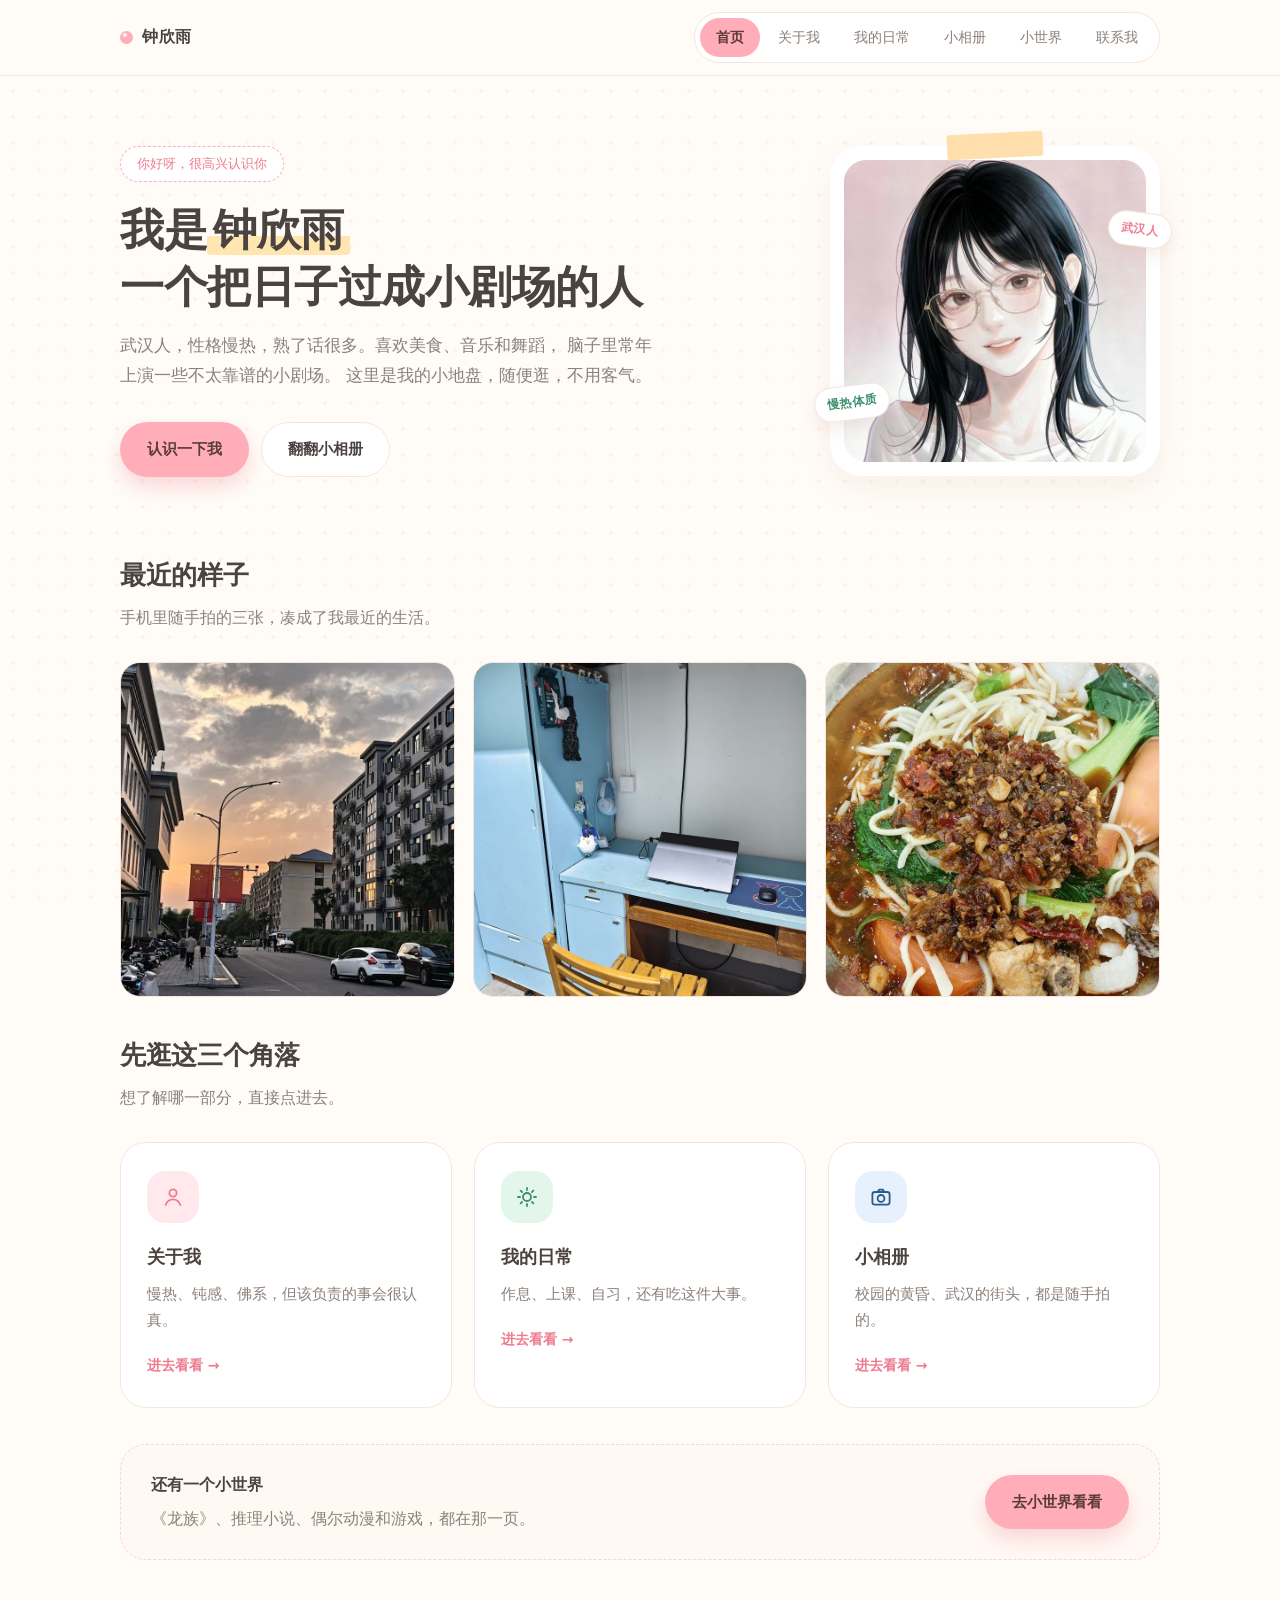
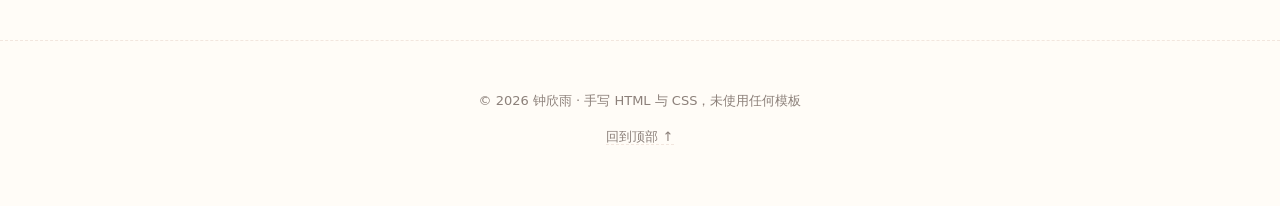
<file: index.html>
﻿<!DOCTYPE html>
<html lang="zh-CN">
<head>
  <meta charset="UTF-8">
  <meta name="viewport" content="width=device-width, initial-scale=1.0">
  <title>钟欣雨 · 个人主页</title>
  <link rel="stylesheet" href="css/style.css?v=2">
  <meta name="description" content="钟欣雨的个人主页：华中科技大学计算机科学与技术专业，记录日常、相册、读书与游戏的小天地。">
  <meta name="theme-color" content="#FFFCF7">
  <link rel="icon" href="favicon.svg" type="image/svg+xml">
  <link rel="icon" href="favicon.ico" sizes="32x32">
</head>
<body>

<a class="skip-link" href="#main">跳到主要内容</a>
<a id="top"></a>

<!-- ==========================================================
     顶部导航：每个页面都一模一样，只有当前页那一项会同时挂上 active 和 aria-current
     注意 href 写的是 "about.html"，不是全路径——这就是"相对路径"
     ========================================================== -->
<header class="topbar">
  <div class="wrap bar">
    <a class="logo" href="index.html"><span class="dot"></span>钟欣雨</a>
    <input type="checkbox" id="nav-switch" class="nav-switch" aria-label="展开或收起导航">
    <label class="nav-btn" for="nav-switch">
      <span class="nav-btn-icon" aria-hidden="true"></span>
      <span class="nav-btn-open">菜单</span>
      <span class="nav-btn-close">收起</span>
    </label>
    <nav class="nav" aria-label="主导航">
      <a href="index.html" class="active" aria-current="page">首页</a>
      <a href="about.html">关于我</a>
      <a href="daily.html">我的日常</a>
      <a href="album.html">小相册</a>
      <a href="world.html">小世界</a>
      <a href="contact.html">联系我</a>
    </nav>
  </div>
</header>

<main id="main">

  <!-- ---------- 首屏 ---------- -->
  <section class="wrap hero">
    <div class="hero-text fade">
      <span class="hello">你好呀，很高兴认识你</span>
      <h1>我是<span class="mark">钟欣雨</span><br>一个把日子过成小剧场的人</h1>
      <p class="lead">
        武汉人，性格慢热，熟了话很多。喜欢美食、音乐和舞蹈，
        脑子里常年上演一些不太靠谱的小剧场。
        这里是我的小地盘，随便逛，不用客气。
      </p>
      <div class="actions">
        <a class="btn btn-main" href="about.html">认识一下我</a>
        <a class="btn btn-ghost" href="album.html">翻翻小相册</a>
      </div>
    </div>

    <!-- 头像已经是二次元插画。想换头像，只要把 images/avatar.jpg 这个文件替换掉
         （文件名保持不变），页面会自动更新，不用改任何代码。 -->
    <div class="portrait fade d1">
      <span class="tape"></span>
      <div class="photo">
        <img src="images/avatar.jpg" alt="钟欣雨的头像：黑色长发、金色细框眼镜、白色露肩毛衣" width="640" height="640">
      </div>
      <span class="sticker s1">武汉人</span>
      <span class="sticker s2">慢热体质</span>
    </div>
  </section>

  <!-- ---------- 最近的样子：三张照片 ---------- -->
  <section class="wrap block">
    <h2 class="sec-title">最近的样子</h2>
    <p class="sec-sub">手机里随手拍的三张，凑成了我最近的生活。</p>
    <div class="strip fade">
      <a href="album.html"><img src="images/campus-sunset.jpg" alt="傍晚的校园，天空是橘粉色的" width="1000" height="750"></a>
      <a href="about.html"><img src="images/dorm-desk.jpg" alt="蓝色的宿舍书桌和一把木椅" width="750" height="1000"></a>
      <a href="daily.html"><img src="images/noodles.jpg" alt="一碗加了很多辣的牛肉面" width="750" height="1000"></a>
    </div>
  </section>

  <!-- ---------- 三个入口 ---------- -->
  <section class="wrap block">
    <h2 class="sec-title">先逛这三个角落</h2>
    <p class="sec-sub">想了解哪一部分，直接点进去。</p>

    <div class="grid3">
      <article class="card fade">
        <div class="icon i-peach">
          <svg width="24" height="24" viewBox="0 0 24 24" fill="none" stroke="#EE7C8F" stroke-width="1.8" stroke-linecap="round">
            <circle cx="12" cy="8" r="3.6"/>
            <path d="M4.6 20c1.5-3.8 4-5.6 7.4-5.6s5.9 1.8 7.4 5.6"/>
          </svg>
        </div>
        <h3>关于我</h3>
        <p>慢热、钝感、佛系，但该负责的事会很认真。</p>
        <a class="more" href="about.html">进去看看 →</a>
      </article>

      <article class="card fade d1">
        <div class="icon i-mint">
          <svg width="24" height="24" viewBox="0 0 24 24" fill="none" stroke="#3E8E6E" stroke-width="1.8" stroke-linecap="round">
            <circle cx="12" cy="12" r="4"/>
            <path d="M12 3v2M12 19v2M3 12h2M19 12h2M5.6 5.6 7 7M17 17l1.4 1.4M18.4 5.6 17 7M7 17l-1.4 1.4"/>
          </svg>
        </div>
        <h3>我的日常</h3>
        <p>作息、上课、自习，还有吃这件大事。</p>
        <a class="more" href="daily.html">进去看看 →</a>
      </article>

      <article class="card fade d2">
        <div class="icon i-sky">
          <svg width="24" height="24" viewBox="0 0 24 24" fill="none" stroke="#2C5C8A" stroke-width="1.8" stroke-linecap="round" stroke-linejoin="round">
            <rect x="3.4" y="7" width="17.2" height="12.6" rx="2.4"/>
            <path d="M8.6 7l1.6-2.4h3.6L15.4 7"/>
            <circle cx="12" cy="13.4" r="3.4"/>
          </svg>
        </div>
        <h3>小相册</h3>
        <p>校园的黄昏、武汉的街头，都是随手拍的。</p>
        <a class="more" href="album.html">进去看看 →</a>
      </article>
    </div>

    <div class="note fade">
      <div>
        <strong>还有一个小世界</strong>
        <p class="sec-sub" style="margin:6px 0 0;">《龙族》、推理小说、偶尔动漫和游戏，都在那一页。</p>
      </div>
      <a class="btn btn-main" href="world.html">去小世界看看</a>
    </div>
  </section>

</main>

<footer>
  <p>© 2026 钟欣雨 · 手写 HTML 与 CSS，未使用任何模板</p>
  <p class="foot-links"><a class="to-top" href="#top">回到顶部 ↑</a></p>
</footer>

</body>
</html>
</file>
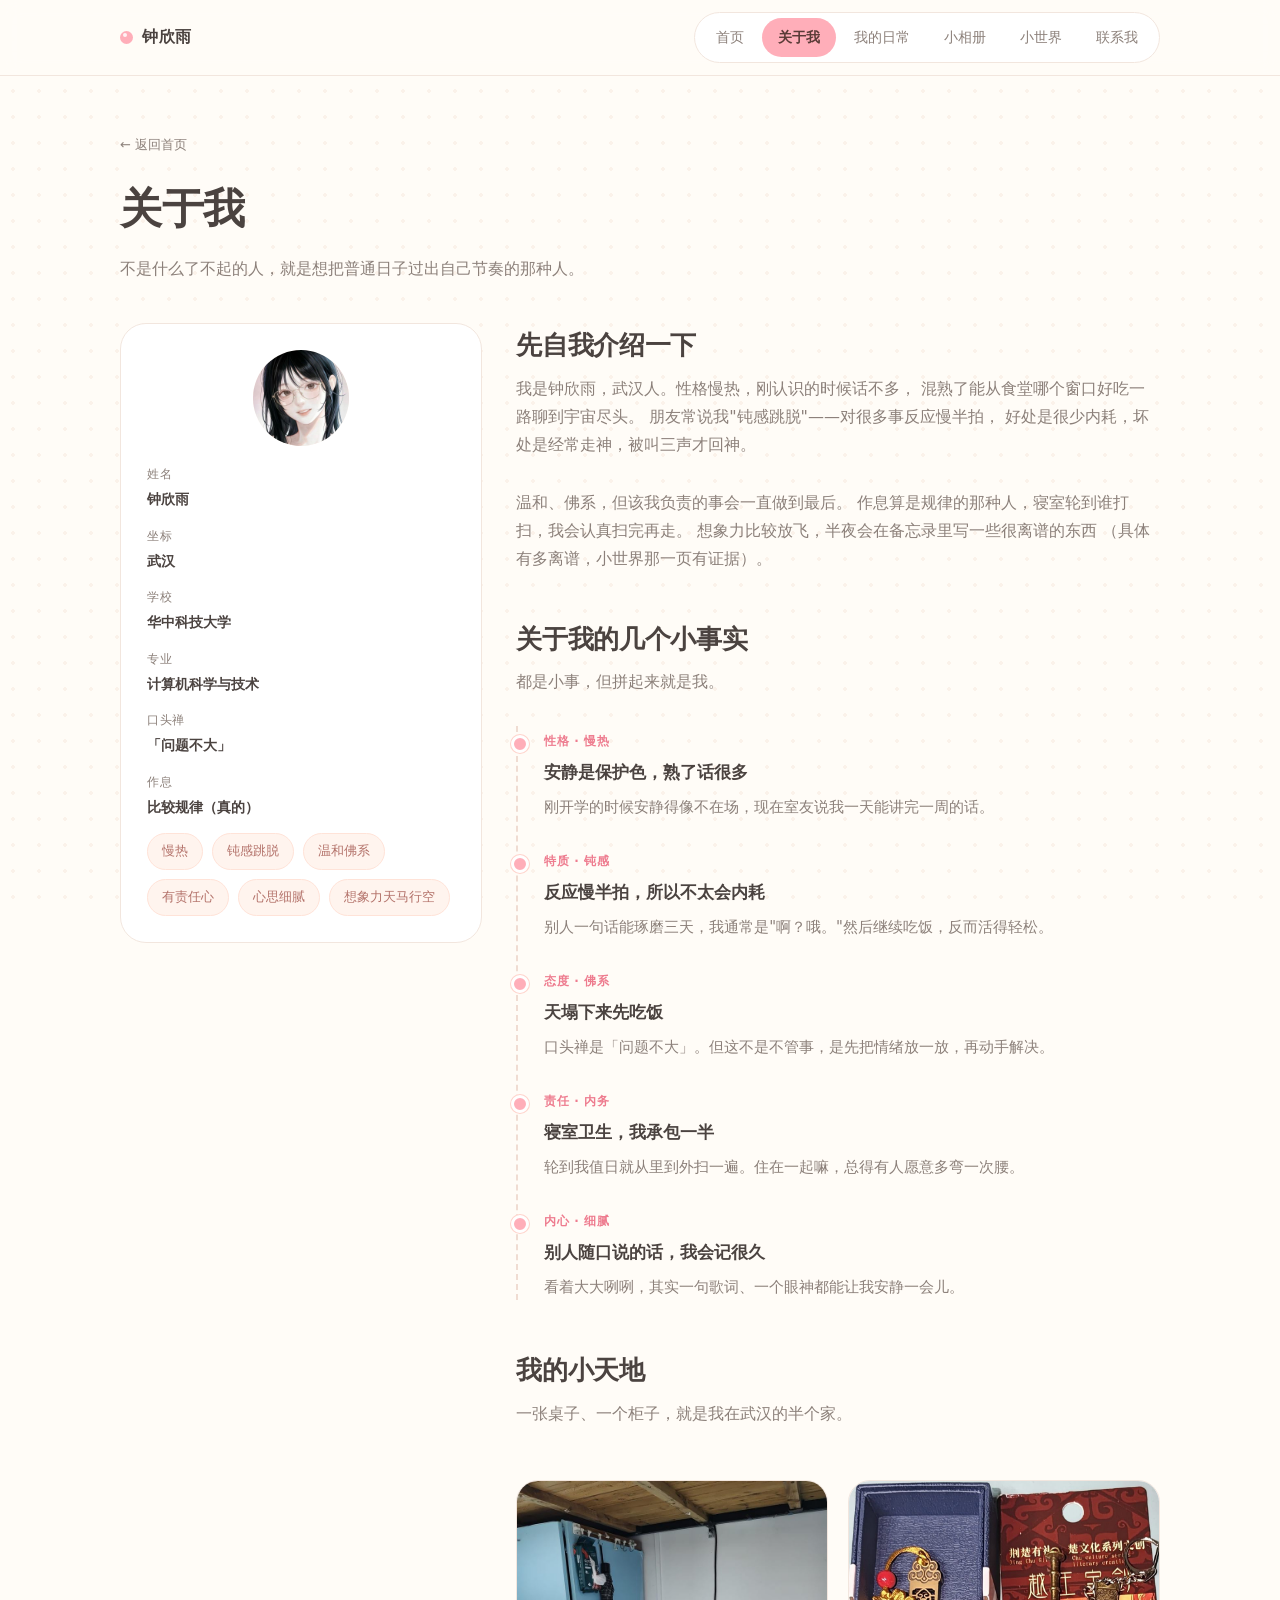
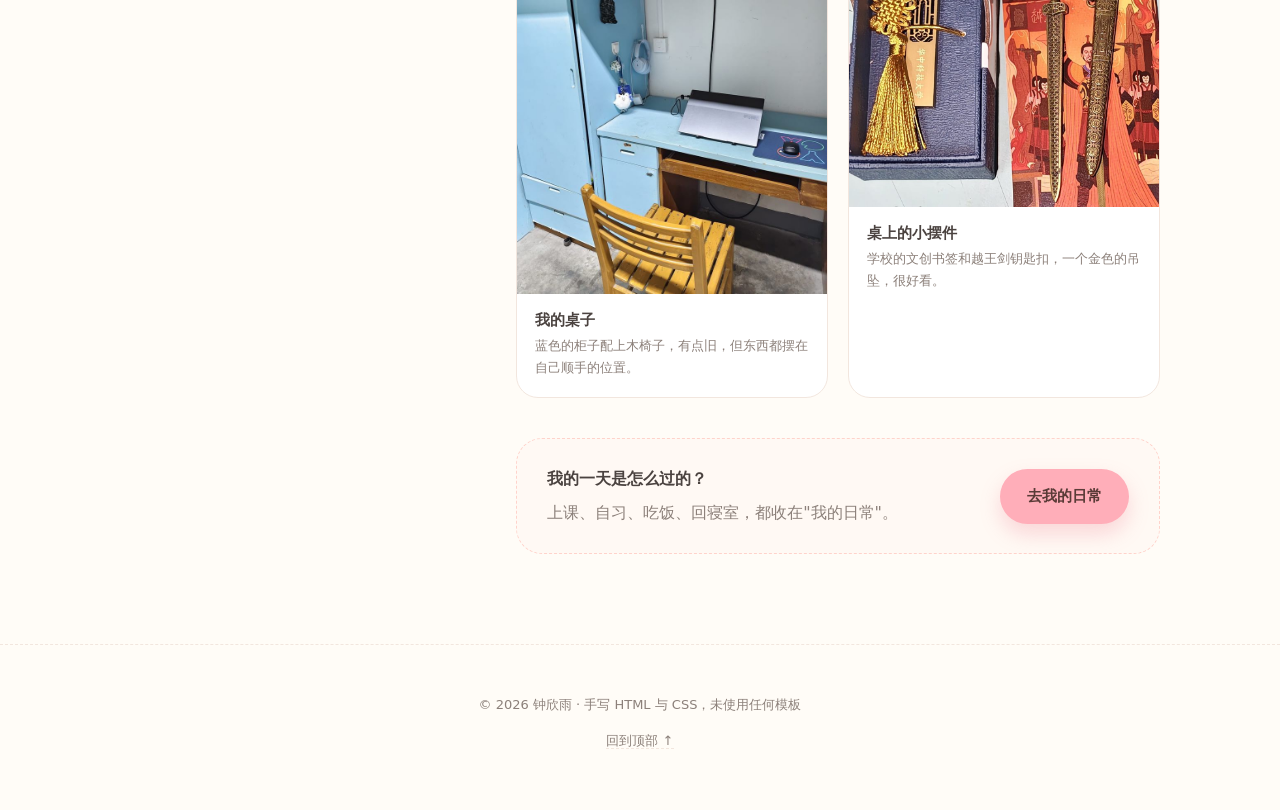
<file: about.html>
<!DOCTYPE html>
<html lang="zh-CN">
<head>
  <meta charset="UTF-8">
  <meta name="viewport" content="width=device-width, initial-scale=1.0">
  <title>关于我 · 钟欣雨</title>
  <link rel="stylesheet" href="css/style.css?v=2">
  <meta name="description" content="关于钟欣雨：武汉人，慢热、钝感、佛系，但该负责的事会很认真；华中科技大学计算机科学与技术专业在读。">
  <meta name="theme-color" content="#FFFCF7">
  <link rel="icon" href="favicon.svg" type="image/svg+xml">
  <link rel="icon" href="favicon.ico" sizes="32x32">
</head>
<body>

<a class="skip-link" href="#main">跳到主要内容</a>
<a id="top"></a>

<header class="topbar">
  <div class="wrap bar">
    <a class="logo" href="index.html"><span class="dot"></span>钟欣雨</a>
    <input type="checkbox" id="nav-switch" class="nav-switch" aria-label="展开或收起导航">
    <label class="nav-btn" for="nav-switch">
      <span class="nav-btn-icon" aria-hidden="true"></span>
      <span class="nav-btn-open">菜单</span>
      <span class="nav-btn-close">收起</span>
    </label>
    <nav class="nav" aria-label="主导航">
      <a href="index.html">首页</a>
      <a href="about.html" class="active" aria-current="page">关于我</a>
      <a href="daily.html">我的日常</a>
      <a href="album.html">小相册</a>
      <a href="world.html">小世界</a>
      <a href="contact.html">联系我</a>
    </nav>
  </div>
</header>

<main id="main">

  <section class="wrap page-head">
    <a class="crumb" href="index.html">← 返回首页</a>
    <h1>关于我</h1>
    <p>不是什么了不起的人，就是想把普通日子过出自己节奏的那种人。</p>
  </section>

  <section class="wrap split">

    <!-- 左边：小档案卡（滚动时会停在顶部不动） -->
    <aside class="profile">
      <div class="mini">
        <img src="images/avatar.jpg" alt="钟欣雨的头像：黑色长发、金色细框眼镜、白色露肩毛衣" width="640" height="640">
      </div>
      <dl>
        <dt>姓名</dt><dd>钟欣雨</dd>
        <dt>坐标</dt><dd>武汉</dd>
        <dt>学校</dt><dd>华中科技大学</dd>
        <dt>专业</dt><dd>计算机科学与技术</dd>
        <dt>口头禅</dt><dd>「问题不大」</dd>
        <dt>作息</dt><dd>比较规律（真的）</dd>
      </dl>
      <ul class="tags">
        <li>慢热</li>
        <li>钝感跳脱</li>
        <li>温和佛系</li>
        <li>有责任心</li>
        <li>心思细腻</li>
        <li>想象力天马行空</li>
      </ul>
    </aside>

    <!-- 右边：正文 -->
    <div>

      <h2 class="sec-title">先自我介绍一下</h2>
      <p class="sec-sub">
        我是钟欣雨，武汉人。性格慢热，刚认识的时候话不多，
        混熟了能从食堂哪个窗口好吃一路聊到宇宙尽头。
        朋友常说我"钝感跳脱"——对很多事反应慢半拍，
        好处是很少内耗，坏处是经常走神，被叫三声才回神。
      </p>
      <p class="sec-sub">
        温和、佛系，但该我负责的事会一直做到最后。
        作息算是规律的那种人，寝室轮到谁打扫，我会认真扫完再走。
        想象力比较放飞，半夜会在备忘录里写一些很离谱的东西
        （具体有多离谱，小世界那一页有证据）。
      </p>

      <h2 class="sec-title" style="margin-top:44px;">关于我的几个小事实</h2>
      <p class="sec-sub">都是小事，但拼起来就是我。</p>

      <div class="timeline">
        <div class="tl-item">
          <span class="when">性格 · 慢热</span>
          <h3>安静是保护色，熟了话很多</h3>
          <p>刚开学的时候安静得像不在场，现在室友说我一天能讲完一周的话。</p>
        </div>
        <div class="tl-item">
          <span class="when">特质 · 钝感</span>
          <h3>反应慢半拍，所以不太会内耗</h3>
          <p>别人一句话能琢磨三天，我通常是"啊？哦。"然后继续吃饭，反而活得轻松。</p>
        </div>
        <div class="tl-item">
          <span class="when">态度 · 佛系</span>
          <h3>天塌下来先吃饭</h3>
          <p>口头禅是「问题不大」。但这不是不管事，是先把情绪放一放，再动手解决。</p>
        </div>
        <div class="tl-item">
          <span class="when">责任 · 内务</span>
          <h3>寝室卫生，我承包一半</h3>
          <p>轮到我值日就从里到外扫一遍。住在一起嘛，总得有人愿意多弯一次腰。</p>
        </div>
        <div class="tl-item">
          <span class="when">内心 · 细腻</span>
          <h3>别人随口说的话，我会记很久</h3>
          <p>看着大大咧咧，其实一句歌词、一个眼神都能让我安静一会儿。</p>
        </div>
      </div>

      <h2 class="sec-title" style="margin-top:48px;">我的小天地</h2>
      <p class="sec-sub">一张桌子、一个柜子，就是我在武汉的半个家。</p>

      <div class="two-col">
        <figure class="photo-card">
          <img src="images/dorm-desk.jpg" alt="蓝色的宿舍书桌、木椅和收纳柜" loading="lazy" width="750" height="1000">
          <figcaption>
            <b>我的桌子</b>
            蓝色的柜子配上木椅子，有点旧，但东西都摆在自己顺手的位置。
          </figcaption>
        </figure>
        <figure class="photo-card">
          <img src="images/huster-gift.jpg" alt="学校文创：金色书签和越王勾践剑造型的钥匙扣" loading="lazy" width="950" height="1000">
          <figcaption>
            <b>桌上的小摆件</b>
            学校的文创书签和越王剑钥匙扣，一个金色的吊坠，很好看。
          </figcaption>
        </figure>
      </div>

      <div class="note" style="margin-top:36px;">
        <div>
          <strong>我的一天是怎么过的？</strong>
          <p class="sec-sub" style="margin:6px 0 0;">上课、自习、吃饭、回寝室，都收在"我的日常"。</p>
        </div>
        <a class="btn btn-main" href="daily.html">去我的日常</a>
      </div>

    </div>
  </section>

</main>

<footer>
  <p>© 2026 钟欣雨 · 手写 HTML 与 CSS，未使用任何模板</p>
  <p class="foot-links"><a class="to-top" href="#top">回到顶部 ↑</a></p>
</footer>

</body>
</html>
</file>
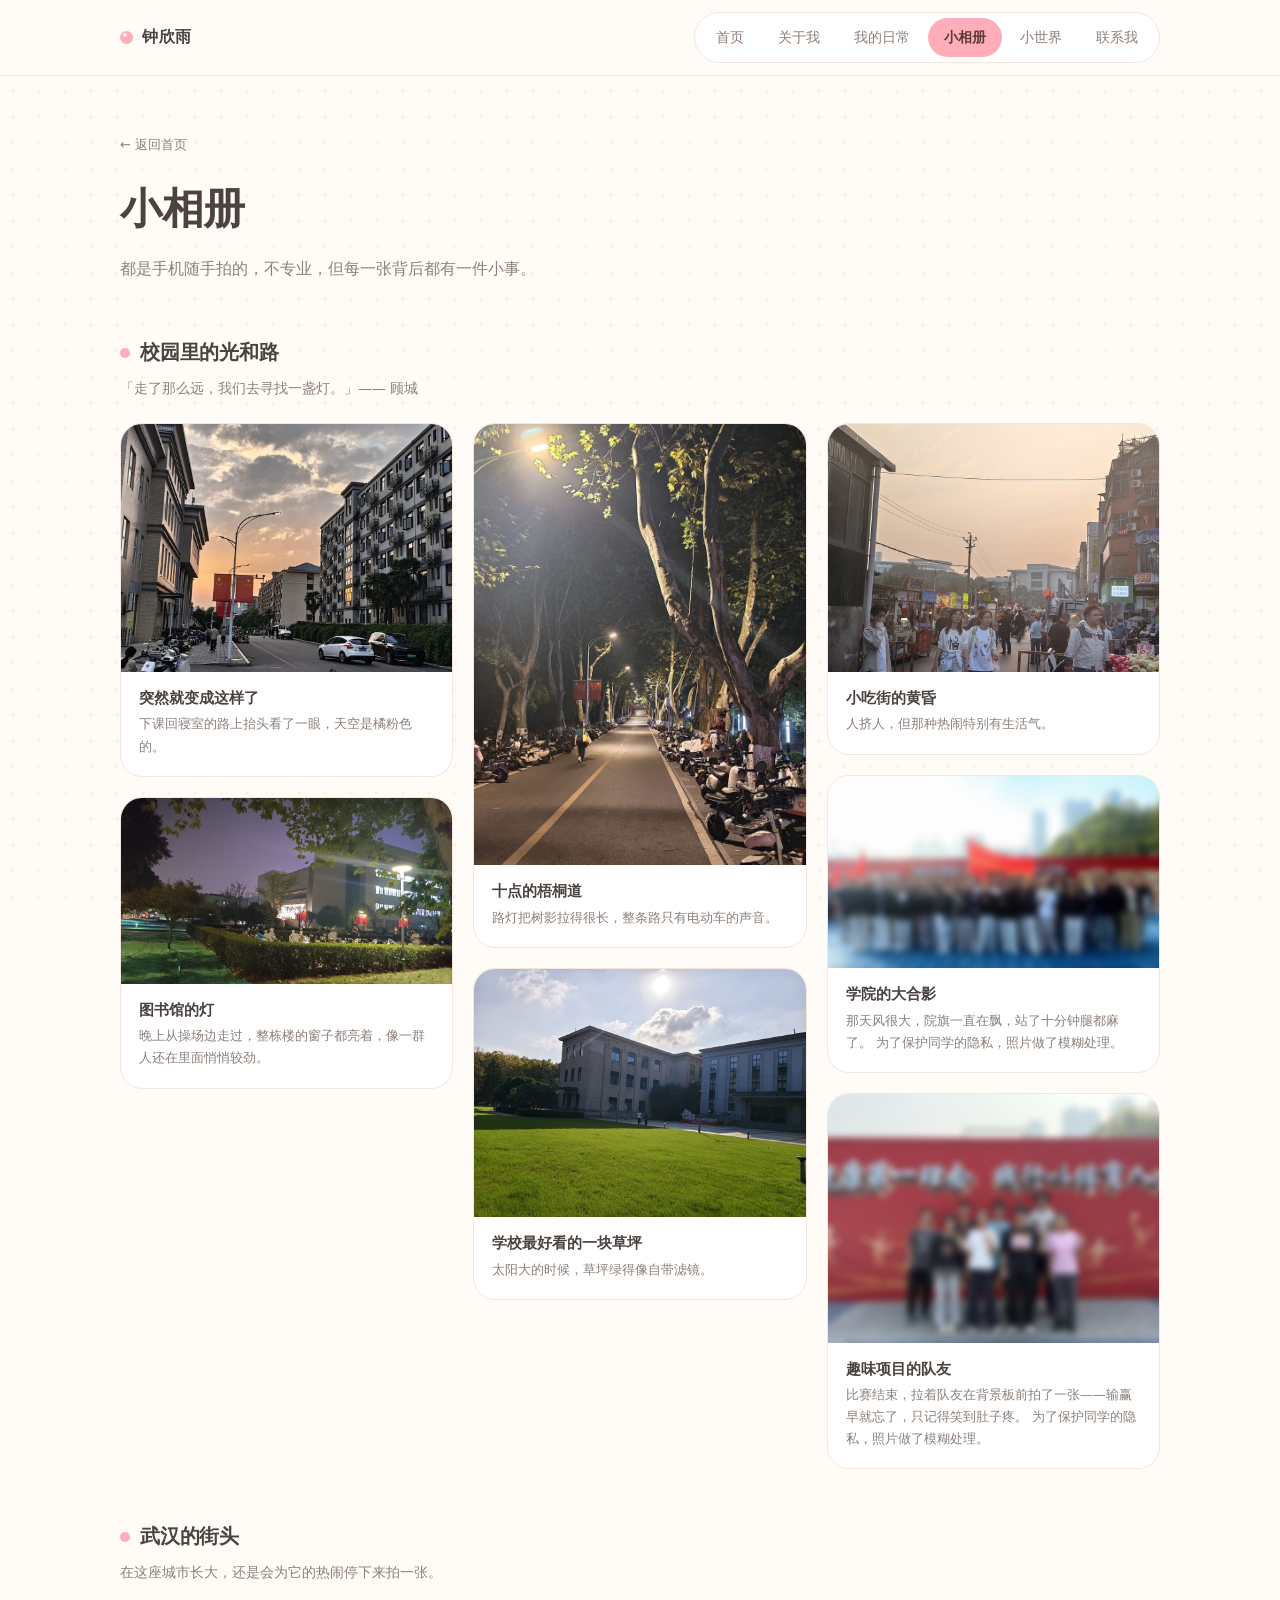
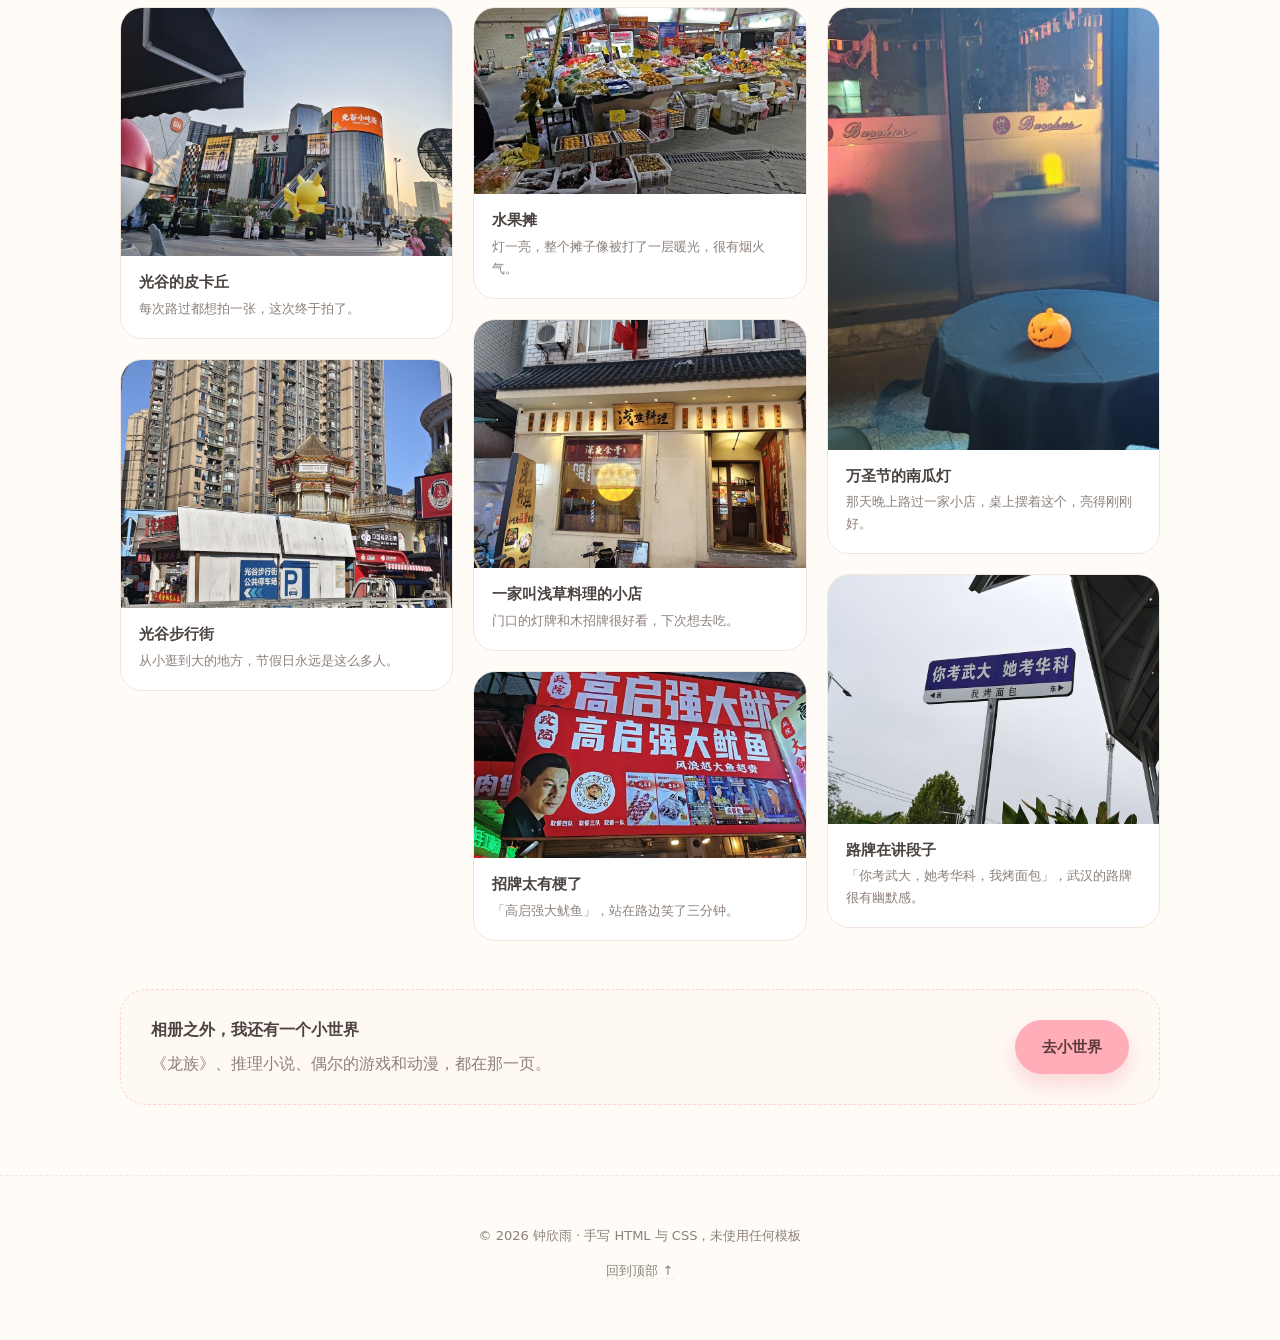
<file: album.html>
<!DOCTYPE html>
<html lang="zh-CN">
<head>
  <meta charset="UTF-8">
  <meta name="viewport" content="width=device-width, initial-scale=1.0">
  <title>小相册 · 钟欣雨</title>
  <link rel="stylesheet" href="css/style.css?v=2">
  <meta name="description" content="钟欣雨的随手拍相册：校园黄昏、梧桐夜路、武汉街头、小吃街和运动会合影。">
  <meta name="theme-color" content="#FFFCF7">
  <link rel="icon" href="favicon.svg" type="image/svg+xml">
  <link rel="icon" href="favicon.ico" sizes="32x32">
</head>
<body>

<a class="skip-link" href="#main">跳到主要内容</a>
<a id="top"></a>

<header class="topbar">
  <div class="wrap bar">
    <a class="logo" href="index.html"><span class="dot"></span>钟欣雨</a>
    <input type="checkbox" id="nav-switch" class="nav-switch" aria-label="展开或收起导航">
    <label class="nav-btn" for="nav-switch">
      <span class="nav-btn-icon" aria-hidden="true"></span>
      <span class="nav-btn-open">菜单</span>
      <span class="nav-btn-close">收起</span>
    </label>
    <nav class="nav" aria-label="主导航">
      <a href="index.html">首页</a>
      <a href="about.html">关于我</a>
      <a href="daily.html">我的日常</a>
      <a href="album.html" class="active" aria-current="page">小相册</a>
      <a href="world.html">小世界</a>
      <a href="contact.html">联系我</a>
    </nav>
  </div>
</header>

<main id="main">

  <section class="wrap page-head">
    <a class="crumb" href="index.html">← 返回首页</a>
    <h1>小相册</h1>
    <p>都是手机随手拍的，不专业，但每一张背后都有一件小事。</p>
  </section>

  <!-- ---------- 第一组：校园 ---------- -->
  <section class="wrap">
    <h2 class="group-title"><i></i>校园里的光和路</h2>
    <p class="group-note">「走了那么远，我们去寻找一盏灯。」—— 顾城</p>

    <div class="masonry">
      <figure class="photo-card">
        <a class="zoom" href="images/campus-sunset.jpg" target="_blank" rel="noopener" title="点击查看大图"><img src="images/campus-sunset.jpg" alt="傍晚校园的天空、路灯和挂着的国旗" loading="lazy" width="1000" height="750"></a>
        <figcaption>
          <b>突然就变成这样了</b>
          下课回寝室的路上抬头看了一眼，天空是橘粉色的。
        </figcaption>
      </figure>

      <figure class="photo-card">
        <a class="zoom" href="images/campus-night.jpg" target="_blank" rel="noopener" title="点击查看大图"><img src="images/campus-night.jpg" alt="夜晚的图书馆，整栋楼灯火通明" loading="lazy" width="1000" height="562"></a>
        <figcaption>
          <b>图书馆的灯</b>
          晚上从操场边走过，整栋楼的窗子都亮着，像一群人还在里面悄悄较劲。
        </figcaption>
      </figure>

      <figure class="photo-card">
        <a class="zoom" href="images/night-road.jpg" target="_blank" rel="noopener" title="点击查看大图"><img src="images/night-road.jpg" alt="夜晚的梧桐大道，路边停满电动车" loading="lazy" width="750" height="1000"></a>
        <figcaption>
          <b>十点的梧桐道</b>
          路灯把树影拉得很长，整条路只有电动车的声音。
        </figcaption>
      </figure>

      <figure class="photo-card">
        <a class="zoom" href="images/campus-lawn.jpg" target="_blank" rel="noopener" title="点击查看大图"><img src="images/campus-lawn.jpg" alt="阳光下的校园草坪和教学楼" loading="lazy" width="1000" height="750"></a>
        <figcaption>
          <b>学校最好看的一块草坪</b>
          太阳大的时候，草坪绿得像自带滤镜。
        </figcaption>
      </figure>

      <figure class="photo-card">
        <a class="zoom" href="images/street-dusk.jpg" target="_blank" rel="noopener" title="点击查看大图"><img src="images/street-dusk.jpg" alt="黄昏时分小吃街人来人往" loading="lazy" width="1000" height="750"></a>
        <figcaption>
          <b>小吃街的黄昏</b>
          人挤人，但那种热闹特别有生活气。
        </figcaption>
      </figure>

      <figure class="photo-card">
        <a class="zoom" href="images/group-freshman.jpg" target="_blank" rel="noopener" title="点击查看大图"><img src="images/group-freshman.jpg" alt="学院学生在大红背景板前的集体合影" loading="lazy" width="1000" height="582"></a>
        <figcaption>
          <b>学院的大合影</b>
          那天风很大，院旗一直在飘，站了十分钟腿都麻了。
          为了保护同学的隐私，照片做了模糊处理。
        </figcaption>
      </figure>

      <figure class="photo-card">
        <a class="zoom" href="images/group-sports.jpg" target="_blank" rel="noopener" title="点击查看大图"><img src="images/group-sports.jpg" alt="七位同学在红色背景板前合影" loading="lazy" width="1000" height="750"></a>
        <figcaption>
          <b>趣味项目的队友</b>
          比赛结束，拉着队友在背景板前拍了一张——输赢早就忘了，只记得笑到肚子疼。
          为了保护同学的隐私，照片做了模糊处理。
        </figcaption>
      </figure>
    </div>
  </section>

  <!-- ---------- 第二组：武汉 ---------- -->
  <section class="wrap">
    <h2 class="group-title"><i></i>武汉的街头</h2>
    <p class="group-note">在这座城市长大，还是会为它的热闹停下来拍一张。</p>

    <div class="masonry">
      <figure class="photo-card">
        <a class="zoom" href="images/guanggu-pikachu.jpg" target="_blank" rel="noopener" title="点击查看大图"><img src="images/guanggu-pikachu.jpg" alt="光谷广场的皮卡丘雕塑和商场" loading="lazy" width="1000" height="750"></a>
        <figcaption>
          <b>光谷的皮卡丘</b>
          每次路过都想拍一张，这次终于拍了。
        </figcaption>
      </figure>

      <figure class="photo-card">
        <a class="zoom" href="images/guanggu-street.jpg" target="_blank" rel="noopener" title="点击查看大图"><img src="images/guanggu-street.jpg" alt="光谷步行街的牌坊和高楼" loading="lazy" width="1000" height="750"></a>
        <figcaption>
          <b>光谷步行街</b>
          从小逛到大的地方，节假日永远是这么多人。
        </figcaption>
      </figure>

      <figure class="photo-card">
        <a class="zoom" href="images/fruit-market.jpg" target="_blank" rel="noopener" title="点击查看大图"><img src="images/fruit-market.jpg" alt="夜市水果摊，灯光下的各色水果" loading="lazy" width="1000" height="562"></a>
        <figcaption>
          <b>水果摊</b>
          灯一亮，整个摊子像被打了一层暖光，很有烟火气。
        </figcaption>
      </figure>

      <figure class="photo-card">
        <a class="zoom" href="images/izakaya-shop.jpg" target="_blank" rel="noopener" title="点击查看大图"><img src="images/izakaya-shop.jpg" alt="一家日式小店的门面，招牌写着浅草料理" loading="lazy" width="1000" height="750"></a>
        <figcaption>
          <b>一家叫浅草料理的小店</b>
          门口的灯牌和木招牌很好看，下次想去吃。
        </figcaption>
      </figure>

      <figure class="photo-card">
        <a class="zoom" href="images/sign-squid.jpg" target="_blank" rel="noopener" title="点击查看大图"><img src="images/sign-squid.jpg" alt="红色大招牌写着高启强大鱿鱼" loading="lazy" width="1000" height="562"></a>
        <figcaption>
          <b>招牌太有梗了</b>
          「高启强大鱿鱼」，站在路边笑了三分钟。
        </figcaption>
      </figure>

      <figure class="photo-card">
        <a class="zoom" href="images/halloween-pumpkin.jpg" target="_blank" rel="noopener" title="点击查看大图"><img src="images/halloween-pumpkin.jpg" alt="深色桌布上放着一个发光的南瓜灯" loading="lazy" width="750" height="1000"></a>
        <figcaption>
          <b>万圣节的南瓜灯</b>
          那天晚上路过一家小店，桌上摆着这个，亮得刚刚好。
        </figcaption>
      </figure>

      <figure class="photo-card">
        <a class="zoom" href="images/street-sign.jpg" target="_blank" rel="noopener" title="点击查看大图"><img src="images/street-sign.jpg" alt="路牌上写着：你考武大，她考华科，我烤面包" loading="lazy" width="1000" height="750"></a>
        <figcaption>
          <b>路牌在讲段子</b>
          「你考武大，她考华科，我烤面包」，武汉的路牌很有幽默感。
        </figcaption>
      </figure>
    </div>
  </section>

  <section class="wrap">
    <div class="note" style="margin-top:44px;">
      <div>
        <strong>相册之外，我还有一个小世界</strong>
        <p class="sec-sub" style="margin:6px 0 0;">《龙族》、推理小说、偶尔的游戏和动漫，都在那一页。</p>
      </div>
      <a class="btn btn-main" href="world.html">去小世界</a>
    </div>
  </section>

</main>

<footer>
  <p>© 2026 钟欣雨 · 手写 HTML 与 CSS，未使用任何模板</p>
  <p class="foot-links"><a class="to-top" href="#top">回到顶部 ↑</a></p>
</footer>

</body>
</html>
</file>
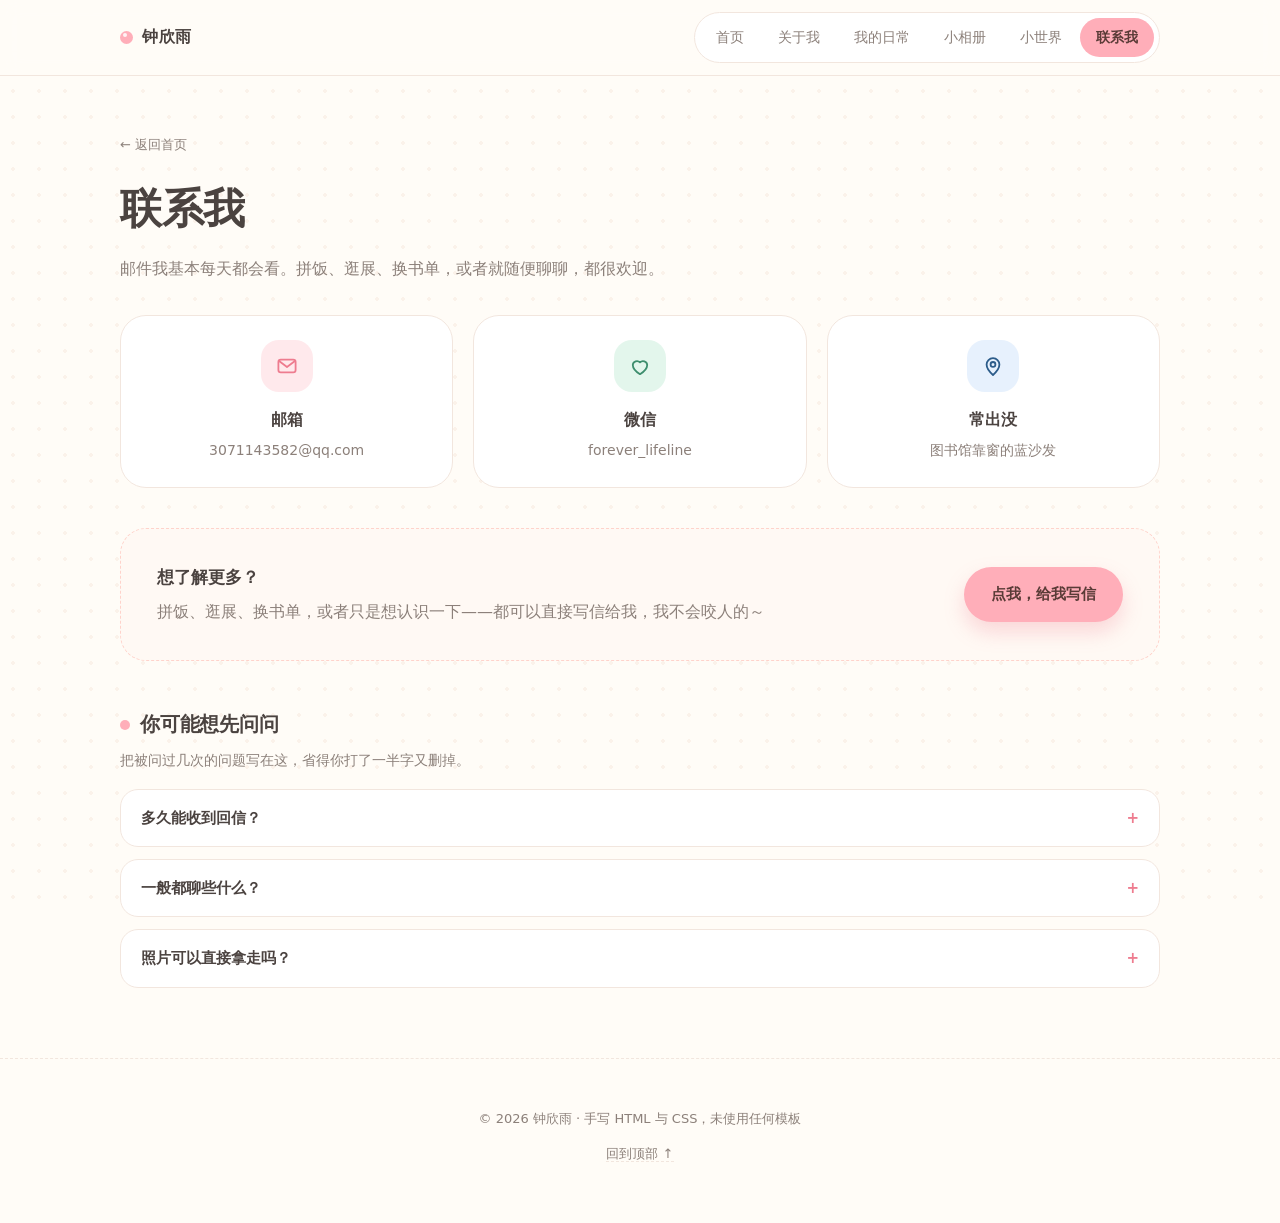
<file: contact.html>
<!DOCTYPE html>
<html lang="zh-CN">
<head>
  <meta charset="UTF-8">
  <meta name="viewport" content="width=device-width, initial-scale=1.0">
  <title>联系我 · 钟欣雨</title>
  <link rel="stylesheet" href="css/style.css?v=2">
  <meta name="description" content="联系钟欣雨：邮箱、微信，以及她常出没的地方。">
  <meta name="theme-color" content="#FFFCF7">
  <link rel="icon" href="favicon.svg" type="image/svg+xml">
  <link rel="icon" href="favicon.ico" sizes="32x32">
</head>
<body>

<a class="skip-link" href="#main">跳到主要内容</a>
<a id="top"></a>

<header class="topbar">
  <div class="wrap bar">
    <a class="logo" href="index.html"><span class="dot"></span>钟欣雨</a>
    <input type="checkbox" id="nav-switch" class="nav-switch" aria-label="展开或收起导航">
    <label class="nav-btn" for="nav-switch">
      <span class="nav-btn-icon" aria-hidden="true"></span>
      <span class="nav-btn-open">菜单</span>
      <span class="nav-btn-close">收起</span>
    </label>
    <nav class="nav" aria-label="主导航">
      <a href="index.html">首页</a>
      <a href="about.html">关于我</a>
      <a href="daily.html">我的日常</a>
      <a href="album.html">小相册</a>
      <a href="world.html">小世界</a>
      <a href="contact.html" class="active" aria-current="page">联系我</a>
    </nav>
  </div>
</header>

<main id="main">

  <section class="wrap page-head">
    <a class="crumb" href="index.html">← 返回首页</a>
    <h1>联系我</h1>
    <p>邮件我基本每天都会看。拼饭、逛展、换书单，或者就随便聊聊，都很欢迎。</p>
  </section>

  <section class="wrap contact-cards">
    <div class="cc fade">
      <div class="icon i-peach">
        <svg width="24" height="24" viewBox="0 0 24 24" fill="none" stroke="#EE7C8F" stroke-width="1.8" stroke-linecap="round" stroke-linejoin="round">
          <rect x="3.4" y="5.6" width="17.2" height="12.8" rx="2.4"/>
          <path d="M4.4 7.2 12 13l7.6-5.8"/>
        </svg>
      </div>
      <h3>邮箱</h3>
      <p>3071143582@qq.com</p>
    </div>

    <div class="cc fade d1">
      <div class="icon i-mint">
        <svg width="24" height="24" viewBox="0 0 24 24" fill="none" stroke="#3E8E6E" stroke-width="1.8" stroke-linecap="round" stroke-linejoin="round">
          <path d="M12 20.2s-7.2-4.6-7.2-9.3A4.2 4.2 0 0 1 12 8.4a4.2 4.2 0 0 1 7.2 2.5c0 4.7-7.2 9.3-7.2 9.3z"/>
        </svg>
      </div>
      <h3>微信</h3>
      <p>forever_lifeline</p>
    </div>

    <div class="cc fade d2">
      <div class="icon i-sky">
        <svg width="24" height="24" viewBox="0 0 24 24" fill="none" stroke="#2C5C8A" stroke-width="1.8" stroke-linecap="round" stroke-linejoin="round">
          <path d="M12 21s6.4-5.6 6.4-10.4A6.4 6.4 0 0 0 5.6 10.6C5.6 15.4 12 21 12 21z"/>
          <circle cx="12" cy="10.4" r="2.4"/>
        </svg>
      </div>
      <h3>常出没</h3>
      <p>图书馆靠窗的蓝沙发</p>
    </div>
  </section>

  <section class="wrap">
    <!-- 纯静态页面没有后台。与其放一个点了没反应的假表单，
         不如把按钮做成真正能用的：点一下直接调起邮件客户端。 -->
    <div class="mailbox">
      <div>
        <strong>想了解更多？</strong>
        <p class="sec-sub" style="margin:6px 0 0;">
          拼饭、逛展、换书单，或者只是想认识一下——都可以直接写信给我，我不会咬人的～
        </p>
      </div>
      <a class="btn btn-main" href="mailto:3071143582@qq.com?subject=%E4%BD%A0%E5%A5%BD%EF%BC%8C%E6%88%91%E6%9D%A5%E8%87%AA%E4%BD%A0%E7%9A%84%E4%B8%AA%E4%BA%BA%E4%B8%BB%E9%A1%B5">点我，给我写信</a>
    </div>
  </section>

  <section class="wrap">
    <h2 class="group-title"><i></i>你可能想先问问</h2>
    <p class="group-note">把被问过几次的问题写在这，省得你打了一半字又删掉。</p>

    <div class="faq">
      <details class="faq-item">
        <summary>多久能收到回信？</summary>
        <p>基本每天都会看邮箱，正常两三天内会回。要是一周都没动静，多半是我漏看了，再发一次就好，不会觉得你烦。</p>
      </details>
      <details class="faq-item">
        <summary>一般都聊些什么？</summary>
        <p>拼饭、逛展、换书单，或者推荐一部动漫、约一局游戏，都可以。课程和学校的事也能问，我踩过的坑还挺多的。</p>
      </details>
      <details class="faq-item">
        <summary>照片可以直接拿走吗？</summary>
        <p>自己拍的那些，先跟我说一声就行。合影里有同学，我已经做了模糊处理，麻烦别转发，这是我唯一比较在意的事。</p>
      </details>
    </div>
  </section>

</main>

<footer>
  <p>© 2026 钟欣雨 · 手写 HTML 与 CSS，未使用任何模板</p>
  <p class="foot-links"><a class="to-top" href="#top">回到顶部 ↑</a></p>
</footer>

</body>
</html>
</file>
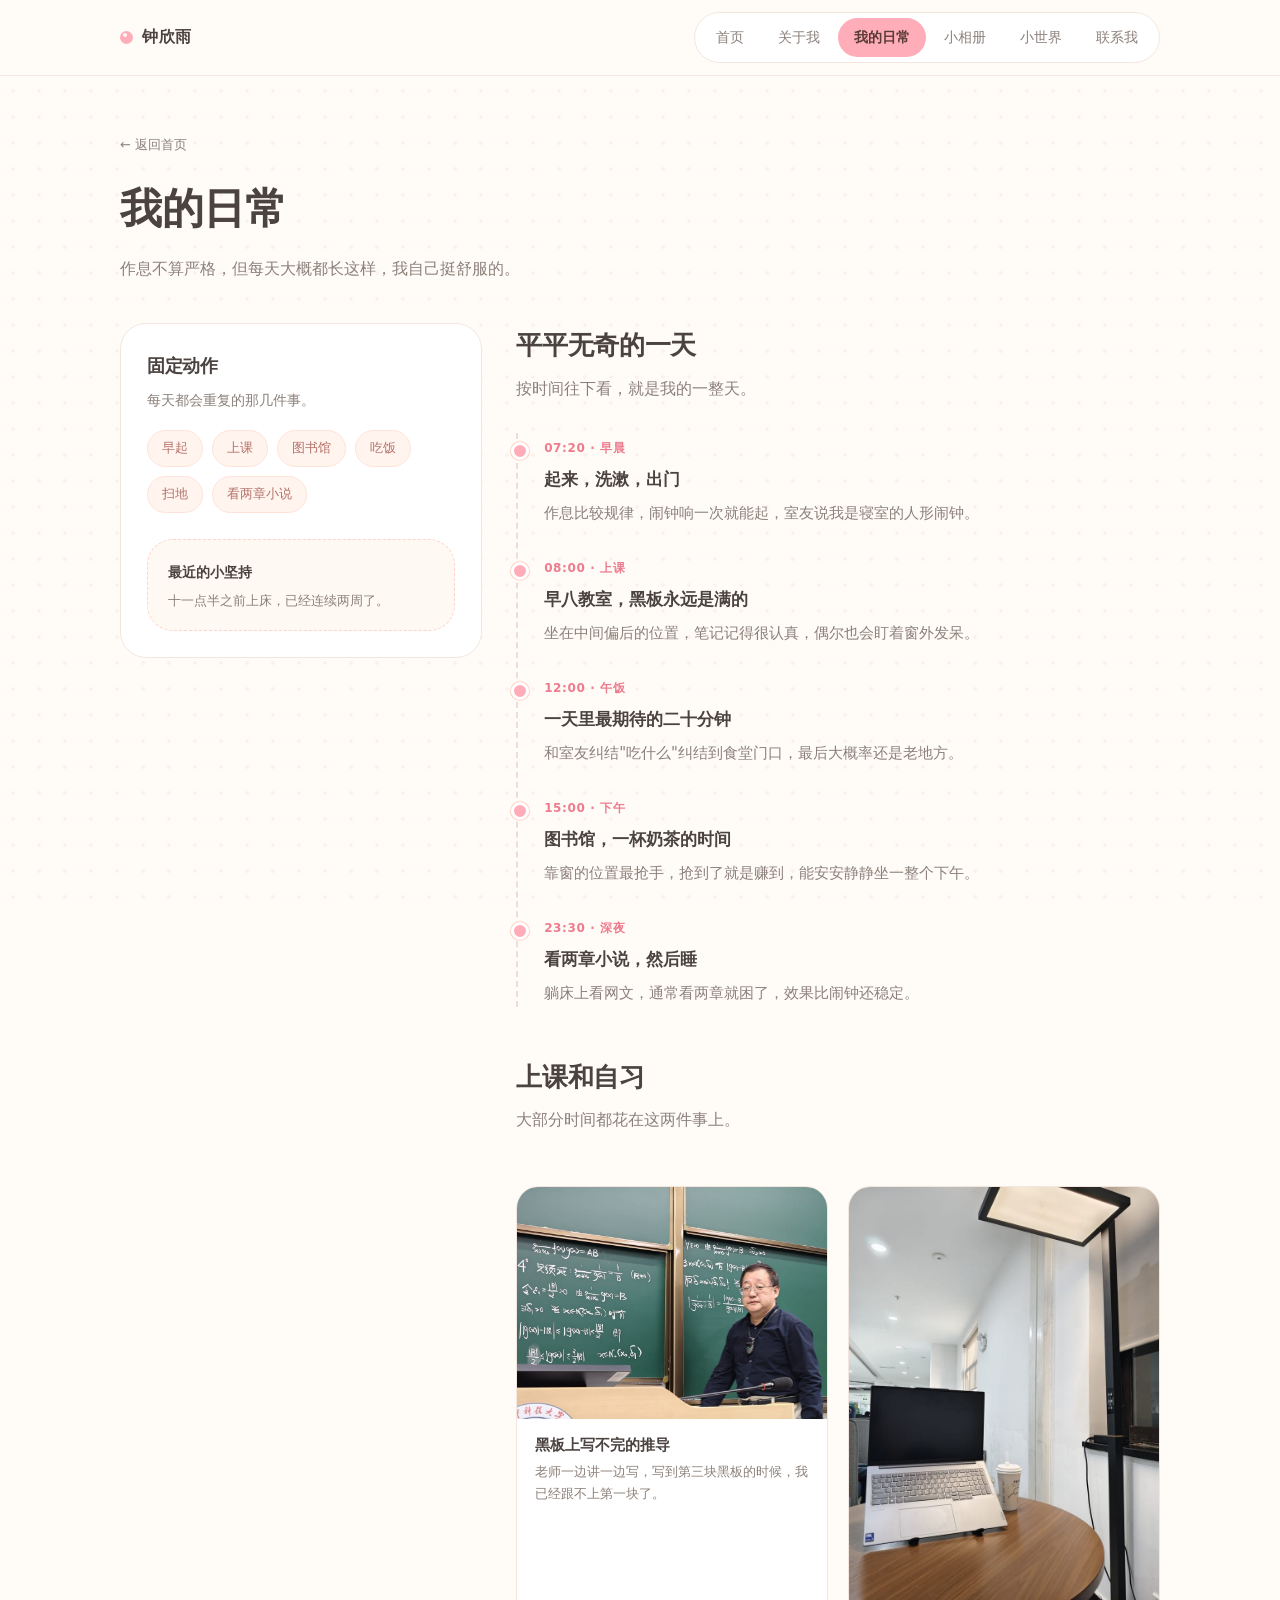
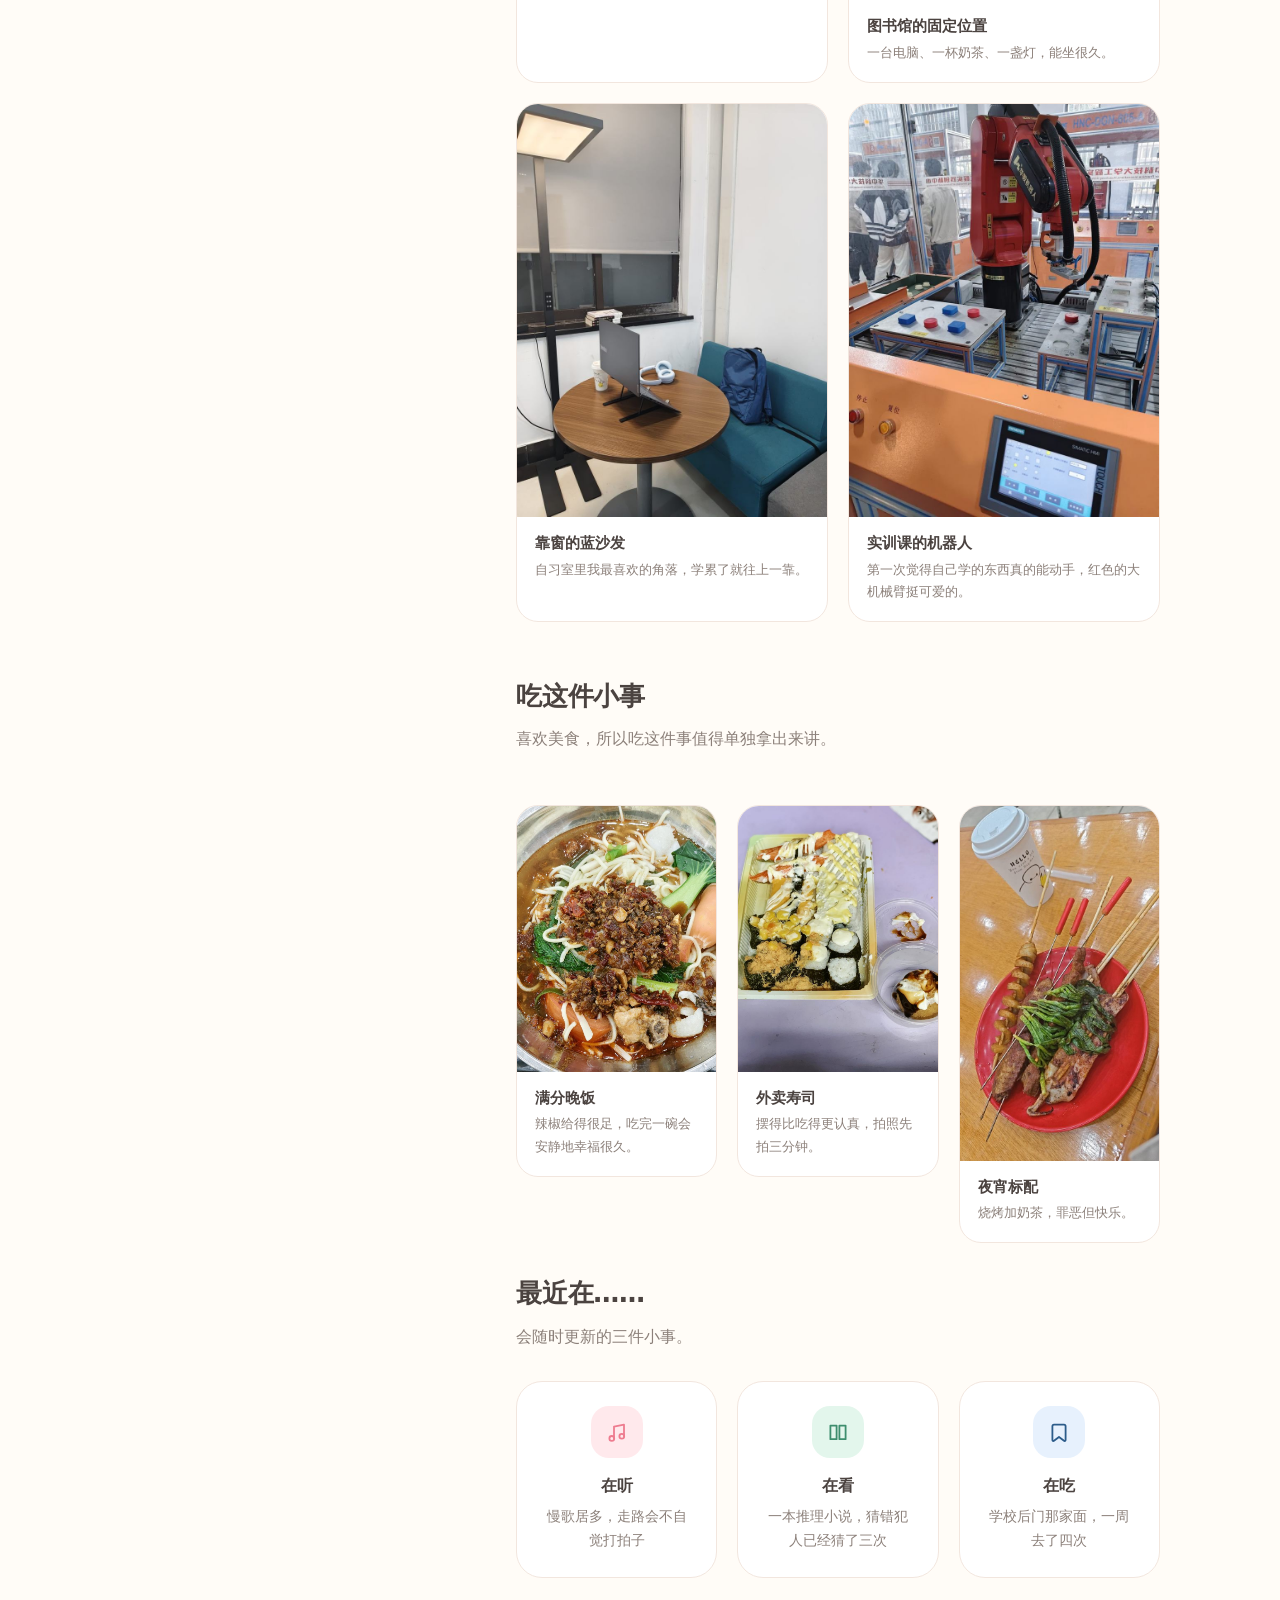
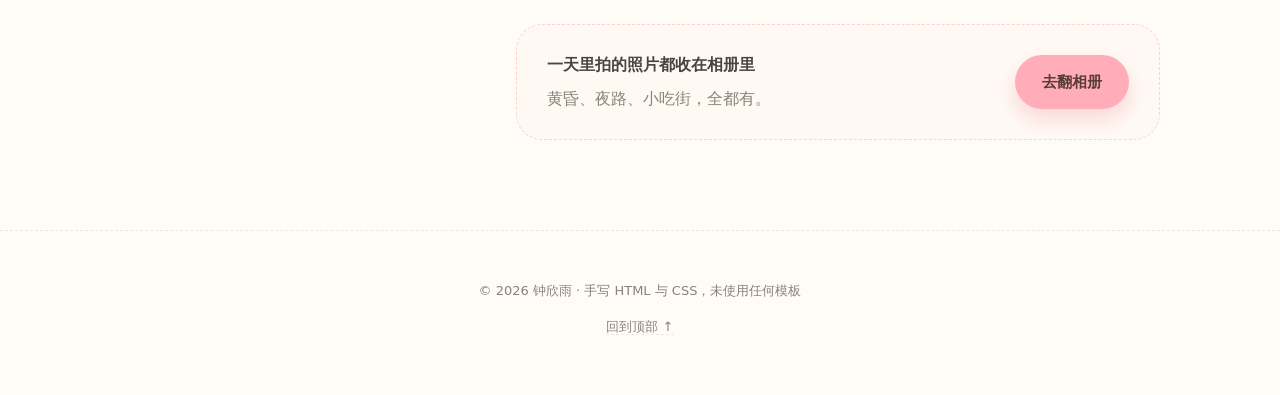
<file: daily.html>
<!DOCTYPE html>
<html lang="zh-CN">
<head>
  <meta charset="UTF-8">
  <meta name="viewport" content="width=device-width, initial-scale=1.0">
  <title>我的日常 · 钟欣雨</title>
  <link rel="stylesheet" href="css/style.css?v=2">
  <meta name="description" content="钟欣雨的一天：早八、图书馆、食堂和深夜的两章小说，平平无奇但挺舒服的日常。">
  <meta name="theme-color" content="#FFFCF7">
  <link rel="icon" href="favicon.svg" type="image/svg+xml">
  <link rel="icon" href="favicon.ico" sizes="32x32">
</head>
<body>

<a class="skip-link" href="#main">跳到主要内容</a>
<a id="top"></a>

<header class="topbar">
  <div class="wrap bar">
    <a class="logo" href="index.html"><span class="dot"></span>钟欣雨</a>
    <input type="checkbox" id="nav-switch" class="nav-switch" aria-label="展开或收起导航">
    <label class="nav-btn" for="nav-switch">
      <span class="nav-btn-icon" aria-hidden="true"></span>
      <span class="nav-btn-open">菜单</span>
      <span class="nav-btn-close">收起</span>
    </label>
    <nav class="nav" aria-label="主导航">
      <a href="index.html">首页</a>
      <a href="about.html">关于我</a>
      <a href="daily.html" class="active" aria-current="page">我的日常</a>
      <a href="album.html">小相册</a>
      <a href="world.html">小世界</a>
      <a href="contact.html">联系我</a>
    </nav>
  </div>
</header>

<main id="main">

  <section class="wrap page-head">
    <a class="crumb" href="index.html">← 返回首页</a>
    <h1>我的日常</h1>
    <p>作息不算严格，但每天大概都长这样，我自己挺舒服的。</p>
  </section>

  <section class="wrap split">

    <aside class="profile">
      <h2 class="sec-title" style="font-size:18px;">固定动作</h2>
      <p class="sec-sub" style="font-size:14px;margin-bottom:18px;">
        每天都会重复的那几件事。
      </p>
      <ul class="tags">
        <li>早起</li>
        <li>上课</li>
        <li>图书馆</li>
        <li>吃饭</li>
        <li>扫地</li>
        <li>看两章小说</li>
      </ul>
      <div class="note" style="margin:26px 0 0;padding:18px 20px;">
        <div>
          <strong style="font-size:14px;">最近的小坚持</strong>
          <p class="sec-sub" style="font-size:13px;margin:4px 0 0;">
            十一点半之前上床，已经连续两周了。
          </p>
        </div>
      </div>
    </aside>

    <div>

      <h2 class="sec-title">平平无奇的一天</h2>
      <p class="sec-sub">按时间往下看，就是我的一整天。</p>

      <div class="timeline">
        <div class="tl-item">
          <span class="when">07:20 · 早晨</span>
          <h3>起来，洗漱，出门</h3>
          <p>作息比较规律，闹钟响一次就能起，室友说我是寝室的人形闹钟。</p>
        </div>
        <div class="tl-item">
          <span class="when">08:00 · 上课</span>
          <h3>早八教室，黑板永远是满的</h3>
          <p>坐在中间偏后的位置，笔记记得很认真，偶尔也会盯着窗外发呆。</p>
        </div>
        <div class="tl-item">
          <span class="when">12:00 · 午饭</span>
          <h3>一天里最期待的二十分钟</h3>
          <p>和室友纠结"吃什么"纠结到食堂门口，最后大概率还是老地方。</p>
        </div>
        <div class="tl-item">
          <span class="when">15:00 · 下午</span>
          <h3>图书馆，一杯奶茶的时间</h3>
          <p>靠窗的位置最抢手，抢到了就是赚到，能安安静静坐一整个下午。</p>
        </div>
        <div class="tl-item">
          <span class="when">23:30 · 深夜</span>
          <h3>看两章小说，然后睡</h3>
          <p>躺床上看网文，通常看两章就困了，效果比闹钟还稳定。</p>
        </div>
      </div>

      <h2 class="sec-title" style="margin-top:48px;">上课和自习</h2>
      <p class="sec-sub">大部分时间都花在这两件事上。</p>

      <div class="two-col">
        <figure class="photo-card">
          <img src="images/classroom.jpg" alt="教室里老师在黑板上写极限的证明" loading="lazy" width="1000" height="750">
          <figcaption>
            <b>黑板上写不完的推导</b>
            老师一边讲一边写，写到第三块黑板的时候，我已经跟不上第一块了。
          </figcaption>
        </figure>
        <figure class="photo-card">
          <img src="images/library-lamp.jpg" alt="图书馆桌上的笔记本电脑和台灯" loading="lazy" width="750" height="1000">
          <figcaption>
            <b>图书馆的固定位置</b>
            一台电脑、一杯奶茶、一盏灯，能坐很久。
          </figcaption>
        </figure>
        <figure class="photo-card">
          <img src="images/library-sofa.jpg" alt="靠窗的蓝色沙发、木圆桌和蓝色双肩包" loading="lazy" width="750" height="1000">
          <figcaption>
            <b>靠窗的蓝沙发</b>
            自习室里我最喜欢的角落，学累了就往上一靠。
          </figcaption>
        </figure>
        <figure class="photo-card">
          <img src="images/lab-robot.jpg" alt="实训室里的红色工业机器人设备" loading="lazy" width="750" height="1000">
          <figcaption>
            <b>实训课的机器人</b>
            第一次觉得自己学的东西真的能动手，红色的大机械臂挺可爱的。
          </figcaption>
        </figure>
      </div>

      <h2 class="sec-title" style="margin-top:48px;">吃这件小事</h2>
      <p class="sec-sub">喜欢美食，所以吃这件事值得单独拿出来讲。</p>

      <div class="masonry">
        <figure class="photo-card">
          <img src="images/noodles.jpg" alt="一大碗加了辣椒和青菜的牛肉面" loading="lazy" width="750" height="1000">
          <figcaption>
            <b>满分晚饭</b>
            辣椒给得很足，吃完一碗会安静地幸福很久。
          </figcaption>
        </figure>
        <figure class="photo-card">
          <img src="images/sushi.jpg" alt="一盒淋了沙拉酱的外卖寿司" loading="lazy" width="750" height="1000">
          <figcaption>
            <b>外卖寿司</b>
            摆得比吃得更认真，拍照先拍三分钟。
          </figcaption>
        </figure>
        <figure class="photo-card">
          <img src="images/bbq.jpg" alt="一盘烧烤串和一杯奶茶" loading="lazy" width="562" height="1000">
          <figcaption>
            <b>夜宵标配</b>
            烧烤加奶茶，罪恶但快乐。
          </figcaption>
        </figure>
      </div>

      <h2 class="sec-title" style="margin-top:24px;">最近在……</h2>
      <p class="sec-sub">会随时更新的三件小事。</p>

      <div class="contact-cards" style="padding-top:0;">
        <div class="cc">
          <div class="icon i-peach">
            <svg width="24" height="24" viewBox="0 0 24 24" fill="none" stroke="#EE7C8F" stroke-width="1.8" stroke-linecap="round" stroke-linejoin="round">
              <path d="M9 18.4V6.6l10-2v11.6"/>
              <circle cx="6.8" cy="18.4" r="2.4"/>
              <circle cx="16.8" cy="16.2" r="2.4"/>
            </svg>
          </div>
          <h3>在听</h3>
          <p>慢歌居多，走路会不自觉打拍子</p>
        </div>
        <div class="cc">
          <div class="icon i-mint">
            <svg width="24" height="24" viewBox="0 0 24 24" fill="none" stroke="#3E8E6E" stroke-width="1.8" stroke-linecap="round" stroke-linejoin="round">
              <path d="M4.4 5.6h6.2v13.6H4.4zM13.4 5.6h6.2v13.6h-6.2z"/>
            </svg>
          </div>
          <h3>在看</h3>
          <p>一本推理小说，猜错犯人已经猜了三次</p>
        </div>
        <div class="cc">
          <div class="icon i-sky">
            <svg width="24" height="24" viewBox="0 0 24 24" fill="none" stroke="#2C5C8A" stroke-width="1.8" stroke-linecap="round" stroke-linejoin="round">
              <path d="M7 4.6h10a1.6 1.6 0 0 1 1.6 1.6v13.8a1 1 0 0 1-1.6.8L12 17l-5 3.8a1 1 0 0 1-1.6-.8V6.2A1.6 1.6 0 0 1 7 4.6z"/>
            </svg>
          </div>
          <h3>在吃</h3>
          <p>学校后门那家面，一周去了四次</p>
        </div>
      </div>

      <div class="note" style="margin-top:36px;">
        <div>
          <strong>一天里拍的照片都收在相册里</strong>
          <p class="sec-sub" style="margin:6px 0 0;">黄昏、夜路、小吃街，全都有。</p>
        </div>
        <a class="btn btn-main" href="album.html">去翻相册</a>
      </div>

    </div>
  </section>

</main>

<footer>
  <p>© 2026 钟欣雨 · 手写 HTML 与 CSS，未使用任何模板</p>
  <p class="foot-links"><a class="to-top" href="#top">回到顶部 ↑</a></p>
</footer>

</body>
</html>
</file>
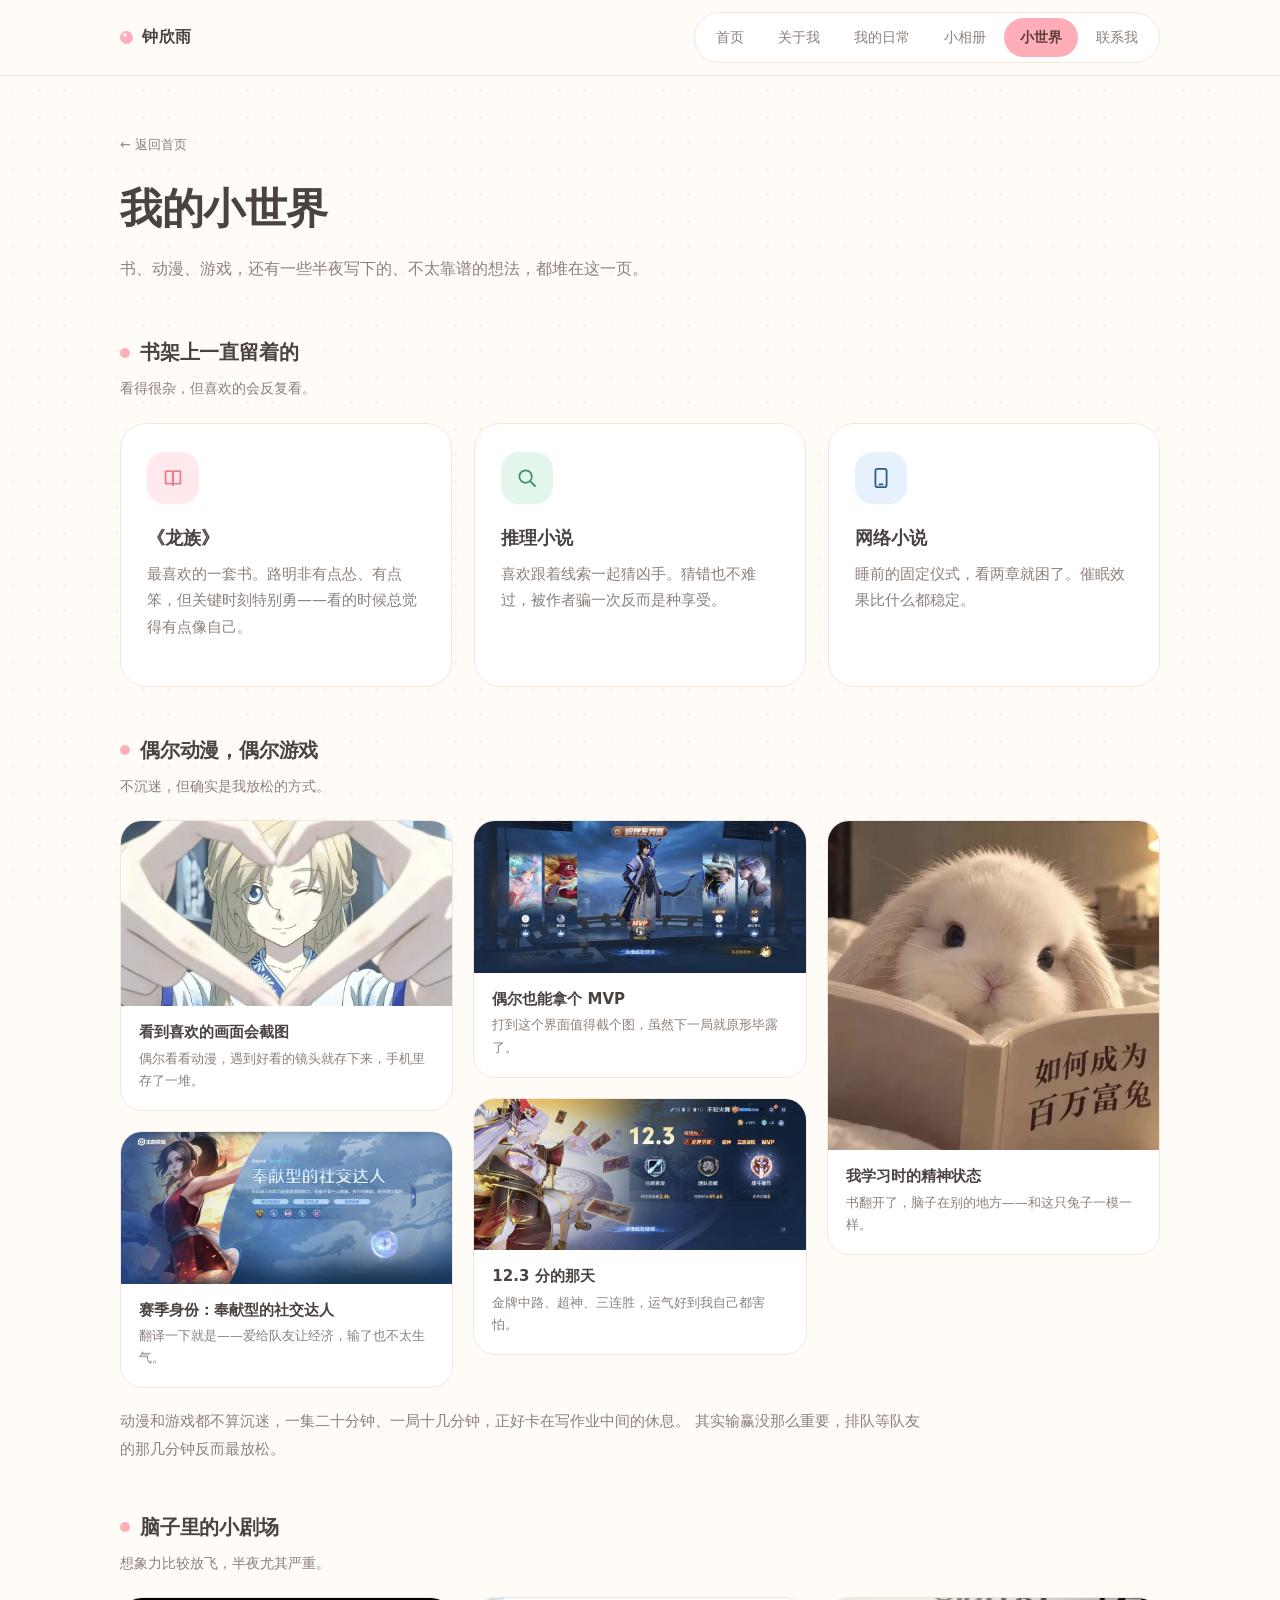
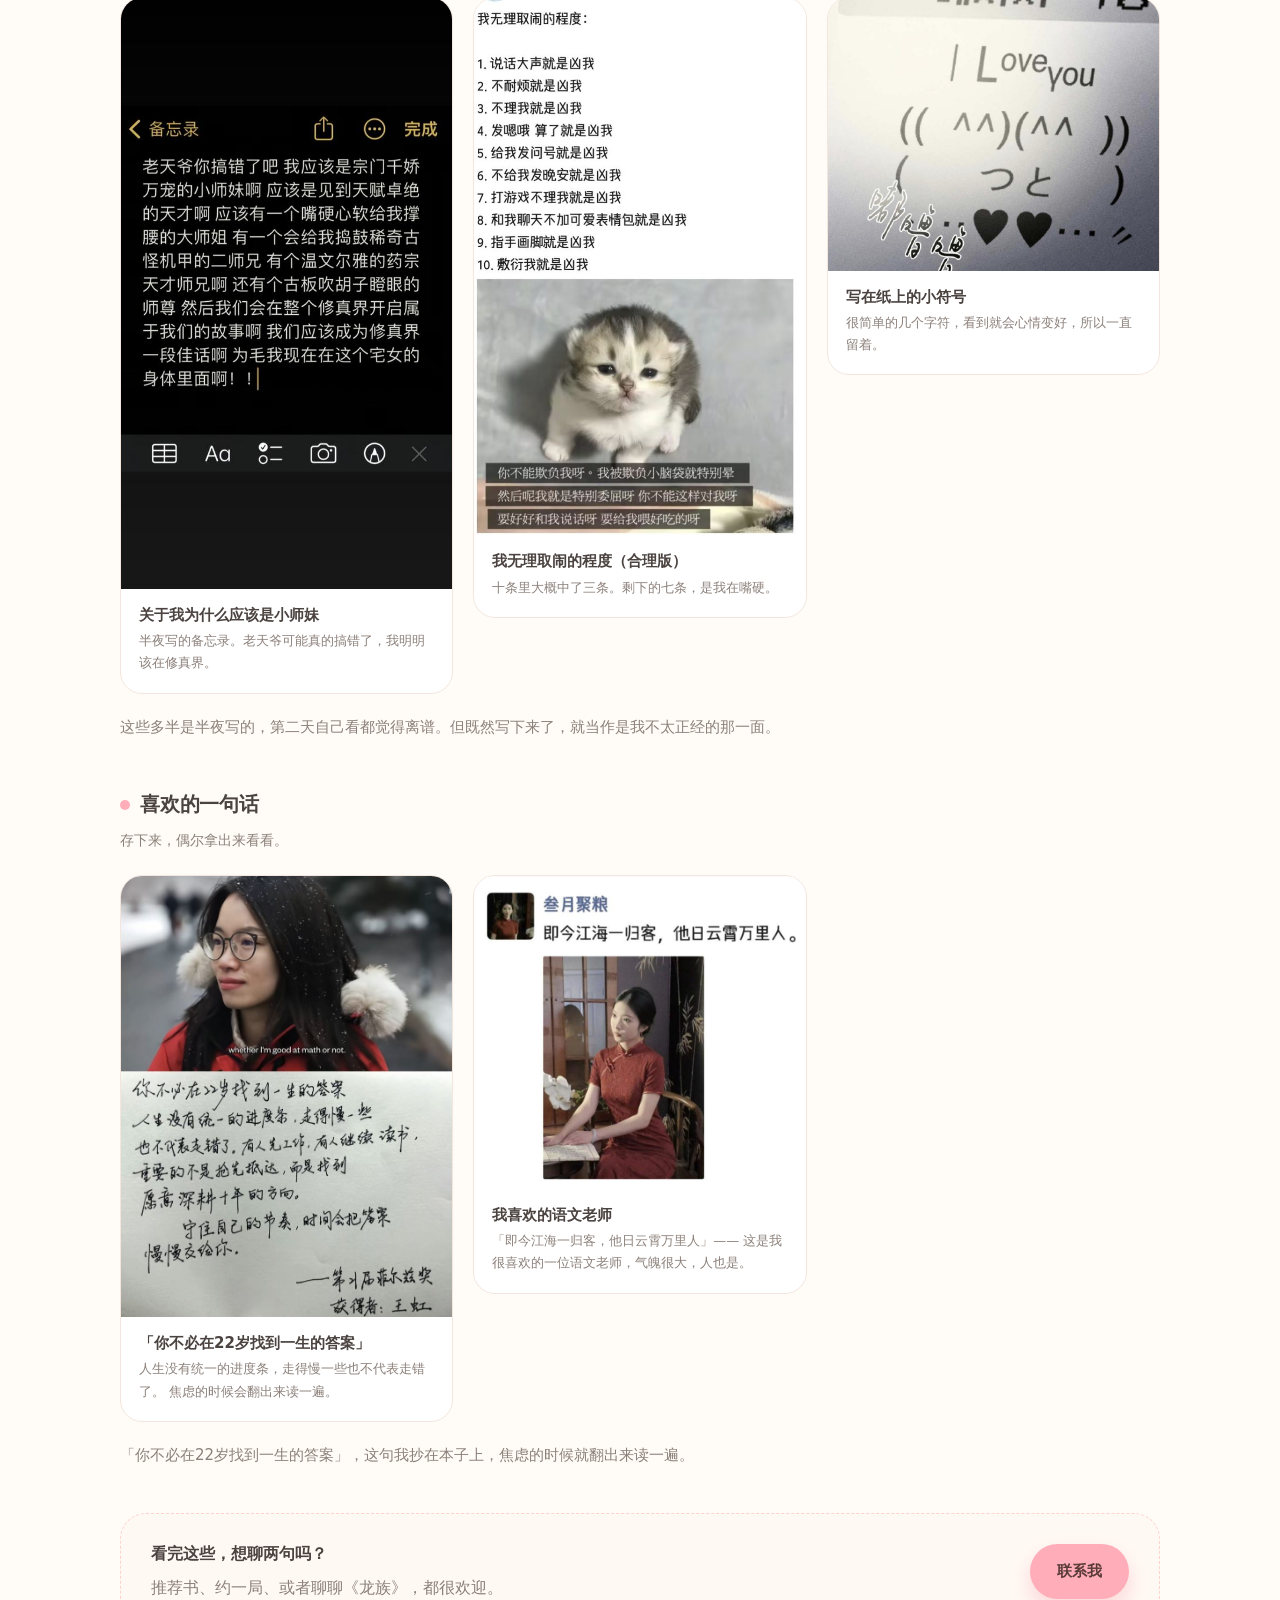
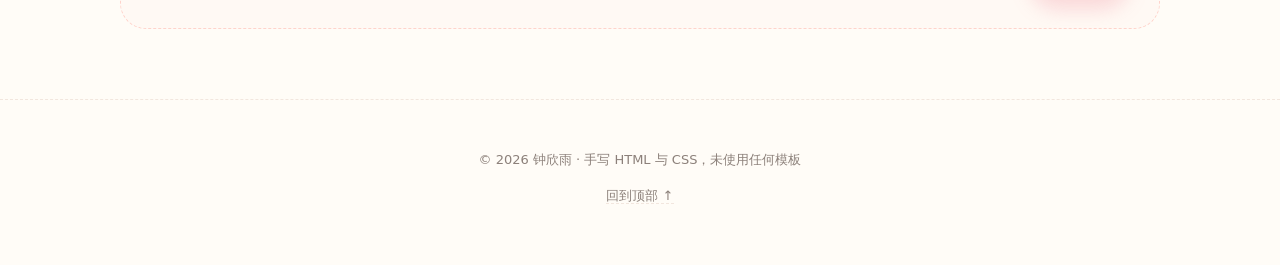
<file: world.html>
<!DOCTYPE html>
<html lang="zh-CN">
<head>
  <meta charset="UTF-8">
  <meta name="viewport" content="width=device-width, initial-scale=1.0">
  <title>小世界 · 钟欣雨</title>
  <link rel="stylesheet" href="css/style.css?v=2">
  <meta name="description" content="钟欣雨的小世界：《龙族》、推理小说、偶尔的动漫和游戏，还有半夜写下的离谱小剧场。">
  <meta name="theme-color" content="#FFFCF7">
  <link rel="icon" href="favicon.svg" type="image/svg+xml">
  <link rel="icon" href="favicon.ico" sizes="32x32">
</head>
<body>

<a class="skip-link" href="#main">跳到主要内容</a>
<a id="top"></a>

<header class="topbar">
  <div class="wrap bar">
    <a class="logo" href="index.html"><span class="dot"></span>钟欣雨</a>
    <input type="checkbox" id="nav-switch" class="nav-switch" aria-label="展开或收起导航">
    <label class="nav-btn" for="nav-switch">
      <span class="nav-btn-icon" aria-hidden="true"></span>
      <span class="nav-btn-open">菜单</span>
      <span class="nav-btn-close">收起</span>
    </label>
    <nav class="nav" aria-label="主导航">
      <a href="index.html">首页</a>
      <a href="about.html">关于我</a>
      <a href="daily.html">我的日常</a>
      <a href="album.html">小相册</a>
      <a href="world.html" class="active" aria-current="page">小世界</a>
      <a href="contact.html">联系我</a>
    </nav>
  </div>
</header>

<main id="main">

  <section class="wrap page-head">
    <a class="crumb" href="index.html">← 返回首页</a>
    <h1>我的小世界</h1>
    <p>书、动漫、游戏，还有一些半夜写下的、不太靠谱的想法，都堆在这一页。</p>
  </section>

  <!-- ---------- 书 ---------- -->
  <section class="wrap">
    <h2 class="group-title"><i></i>书架上一直留着的</h2>
    <p class="group-note">看得很杂，但喜欢的会反复看。</p>

    <div class="grid3" style="margin-top:22px;">
      <article class="card">
        <div class="icon i-peach">
          <svg width="24" height="24" viewBox="0 0 24 24" fill="none" stroke="#EE7C8F" stroke-width="1.8" stroke-linecap="round" stroke-linejoin="round">
            <path d="M4.6 5.2h5.6a2 2 0 0 1 2 2v12a1.6 1.6 0 0 0-1.6-1.6H4.6z"/>
            <path d="M19.4 5.2h-5.6a2 2 0 0 0-2 2v12a1.6 1.6 0 0 1 1.6-1.6h6z"/>
          </svg>
        </div>
        <h3>《龙族》</h3>
        <p>最喜欢的一套书。路明非有点怂、有点笨，但关键时刻特别勇——看的时候总觉得有点像自己。</p>
      </article>

      <article class="card">
        <div class="icon i-mint">
          <svg width="24" height="24" viewBox="0 0 24 24" fill="none" stroke="#3E8E6E" stroke-width="1.8" stroke-linecap="round" stroke-linejoin="round">
            <circle cx="10.6" cy="10.6" r="6.2"/>
            <path d="M15.4 15.4 20 20"/>
          </svg>
        </div>
        <h3>推理小说</h3>
        <p>喜欢跟着线索一起猜凶手。猜错也不难过，被作者骗一次反而是种享受。</p>
      </article>

      <article class="card">
        <div class="icon i-sky">
          <svg width="24" height="24" viewBox="0 0 24 24" fill="none" stroke="#2C5C8A" stroke-width="1.8" stroke-linecap="round" stroke-linejoin="round">
            <rect x="6.4" y="2.8" width="11.2" height="18.4" rx="2.2"/>
            <path d="M10.4 18.4h3.2"/>
          </svg>
        </div>
        <h3>网络小说</h3>
        <p>睡前的固定仪式，看两章就困了。催眠效果比什么都稳定。</p>
      </article>
    </div>
  </section>

  <!-- ---------- 动漫和游戏 ---------- -->
  <section class="wrap">
    <h2 class="group-title"><i></i>偶尔动漫，偶尔游戏</h2>
    <p class="group-note">不沉迷，但确实是我放松的方式。</p>

    <div class="masonry">
      <figure class="photo-card">
        <img src="images/anime-heart.jpg" alt="动漫截图：金发少女双手比心" loading="lazy" width="1000" height="558">
        <figcaption>
          <b>看到喜欢的画面会截图</b>
          偶尔看看动漫，遇到好看的镜头就存下来，手机里存了一堆。
        </figcaption>
      </figure>

      <figure class="photo-card">
        <img src="images/game-social.jpg" alt="游戏赛季身份页面，称号是奉献型的社交达人" loading="lazy" width="1000" height="458">
        <figcaption>
          <b>赛季身份：奉献型的社交达人</b>
          翻译一下就是——爱给队友让经济，输了也不太生气。
        </figcaption>
      </figure>

      <figure class="photo-card">
        <img src="images/game-mvp-1.jpg" alt="游戏结算界面，获得 MVP 和铜牌发育路" loading="lazy" width="1000" height="458">
        <figcaption>
          <b>偶尔也能拿个 MVP</b>
          打到这个界面值得截个图，虽然下一局就原形毕露了。
        </figcaption>
      </figure>

      <figure class="photo-card">
        <img src="images/game-mvp-2.jpg" alt="游戏结算界面，评分 12.3，金牌中路、超神、三连胜" loading="lazy" width="1000" height="458">
        <figcaption>
          <b>12.3 分的那天</b>
          金牌中路、超神、三连胜，运气好到我自己都害怕。
        </figcaption>
      </figure>

      <figure class="photo-card">
        <img src="images/bunny-book.jpg" alt="一只白色垂耳兔在看一本叫如何成为百万富兔的书" loading="lazy" width="1000" height="993">
        <figcaption>
          <b>我学习时的精神状态</b>
          书翻开了，脑子在别的地方——和这只兔子一模一样。
        </figcaption>
      </figure>
    </div>

    <p class="group-sum">
      动漫和游戏都不算沉迷，一集二十分钟、一局十几分钟，正好卡在写作业中间的休息。
      其实输赢没那么重要，排队等队友的那几分钟反而最放松。
    </p>
  </section>

  <!-- ---------- 脑子里的小剧场 ---------- -->
  <section class="wrap">
    <h2 class="group-title"><i></i>脑子里的小剧场</h2>
    <p class="group-note">想象力比较放飞，半夜尤其严重。</p>

    <div class="masonry">
      <figure class="photo-card">
        <img src="images/note-xiaoshimei.jpg" alt="手机备忘录截图，写着自己应该是宗门千娇万宠的小师妹" loading="lazy" width="561" height="1000">
        <figcaption>
          <b>关于我为什么应该是小师妹</b>
          半夜写的备忘录。老天爷可能真的搞错了，我明明该在修真界。
        </figcaption>
      </figure>

      <figure class="photo-card">
        <img src="images/cat-meme.jpg" alt="猫咪表情包，配文是我无理取闹的程度十条" loading="lazy" width="617" height="1000">
        <figcaption>
          <b>我无理取闹的程度（合理版）</b>
          十条里大概中了三条。剩下的七条，是我在嘴硬。
        </figcaption>
      </figure>

      <figure class="photo-card">
        <img src="images/note-love.jpg" alt="纸上的手写符号：(^ ^)(^ ^) つと 和心形" loading="lazy" width="1000" height="822">
        <figcaption>
          <b>写在纸上的小符号</b>
          很简单的几个字符，看到就会心情变好，所以一直留着。
        </figcaption>
      </figure>
    </div>

    <p class="group-sum">
      这些多半是半夜写的，第二天自己看都觉得离谱。但既然写下来了，就当作是我不太正经的那一面。
    </p>
  </section>

  <!-- ---------- 喜欢的一句话 ---------- -->
  <section class="wrap">
    <h2 class="group-title"><i></i>喜欢的一句话</h2>
    <p class="group-note">存下来，偶尔拿出来看看。</p>

    <div class="masonry">
      <figure class="photo-card">
        <img src="images/quote-wanghong.jpg" alt="手写语录截图：你不必在22岁找到一生的答案" loading="lazy" width="751" height="1000">
        <figcaption>
          <b>「你不必在22岁找到一生的答案」</b>
          人生没有统一的进度条，走得慢一些也不代表走错了。
          焦虑的时候会翻出来读一遍。
        </figcaption>
      </figure>

      <figure class="photo-card">
        <img src="images/moment-qipao.jpg" alt="朋友圈截图：即今江海一归客，他日云霄万里人" loading="lazy" width="800" height="756">
        <figcaption>
          <b>我喜欢的语文老师</b>
          「即今江海一归客，他日云霄万里人」——
          这是我很喜欢的一位语文老师，气魄很大，人也是。
        </figcaption>
      </figure>
    </div>

    <p class="group-sum">
      「你不必在22岁找到一生的答案」，这句我抄在本子上，焦虑的时候就翻出来读一遍。
    </p>
  </section>

  <section class="wrap">
    <div class="note" style="margin-top:44px;">
      <div>
        <strong>看完这些，想聊两句吗？</strong>
        <p class="sec-sub" style="margin:6px 0 0;">推荐书、约一局、或者聊聊《龙族》，都很欢迎。</p>
      </div>
      <a class="btn btn-main" href="contact.html">联系我</a>
    </div>
  </section>

</main>

<footer>
  <p>© 2026 钟欣雨 · 手写 HTML 与 CSS，未使用任何模板</p>
  <p class="foot-links"><a class="to-top" href="#top">回到顶部 ↑</a></p>
</footer>

</body>
</html>
</file>
<file: css/style.css>
﻿/* ==========================================================
   style.css —— 6 个页面共用的样式表
   改这一个文件，6 个页面会一起变。这是"共用样式表"最大的好处。
   ========================================================== */

/* 1) 全站的颜色、圆角集中在这里。想换配色，只改这一段就行 */
:root{
  --cream:#FFFCF7;        /* 页面底色：奶油白 */
  --peach:#FFAEB9;        /* 主色：蜜桃粉 */
  --peach-deep:#EE7C8F;   /* 主色加深，用于 hover（鼠标放上去） */
  --butter:#FFE6B0;       /* 点缀黄，用来做荧光笔效果 */
  --mint:#B6E3CD;         /* 点缀绿 */
  --sky:#C2DDF7;          /* 点缀蓝 */
  --ink:#4B4340;          /* 正文文字：暖灰，比纯黑柔和 */
  --ink-soft:#8C807A;     /* 次要文字 */
  --line:#F2E6DE;         /* 分隔线 / 卡片描边 */
  --card:#FFFFFF;
  --r:26px;               /* 卡片圆角 */
  --shadow:0 12px 32px rgba(214,163,150,.14);
}

/* 2) 基础重置 */
*{box-sizing:border-box;}
html{scroll-behavior:smooth;}
body{
  margin:0;
  background:var(--cream);
  color:var(--ink);
  font-family:"PingFang SC","Hiragino Sans GB","Microsoft YaHei",system-ui,sans-serif;
  font-size:16px;
  line-height:1.75;
  -webkit-font-smoothing:antialiased;
}

/* 背景上的小圆点，让纯色底不那么空 */
body::before{
  content:"";
  position:fixed;
  inset:0;
  background-image:radial-gradient(#F7E9E0 1.6px, transparent 1.6px);
  background-size:26px 26px;
  opacity:.55;
  z-index:-1;
  pointer-events:none;
}

img{max-width:100%;display:block;height:auto;}

/* 3) 统一的内容宽度：屏幕再宽，正文也不会拉成一条线 */
.wrap{
  width:min(1040px, 90vw);
  margin:0 auto;
}

/* 4) 顶部导航条 */
.topbar{
  position:sticky;         /* 滚动时贴在顶部 */
  top:0;
  z-index:50;
  background:rgba(255,252,247,.88);
  backdrop-filter:blur(10px);
  border-bottom:1px solid var(--line);
}
.bar{
  display:flex;
  align-items:center;
  justify-content:space-between;
  gap:16px;
  padding:12px 0;
}
.logo{
  display:flex;
  align-items:center;
  gap:9px;
  text-decoration:none;
  color:var(--ink);
  font-weight:700;
  letter-spacing:.5px;
  white-space:nowrap;
}
.dot{
  width:13px;height:13px;
  border-radius:50%;
  background:var(--peach);
  position:relative;
  flex:none;
}
.dot::after{      /* 圆点上的小高光，做出贴纸的立体感 */
  content:"";
  position:absolute;
  top:2px;left:3px;
  width:4px;height:4px;
  border-radius:50%;
  background:#fff;
  opacity:.85;
}

.nav{
  display:flex;
  align-items:center;
  gap:2px;
  background:#fff;
  border:1px solid var(--line);
  border-radius:999px;
  padding:5px;
  overflow-x:auto;          /* 手机上可以横向滑动 */
  scrollbar-width:none;
}
.nav::-webkit-scrollbar{display:none;}
.nav a{
  text-decoration:none;
  color:var(--ink-soft);
  font-size:14px;
  padding:7px 16px;
  border-radius:999px;
  white-space:nowrap;
  transition:.22s;
}
.nav a:hover{background:#FFF1EC;color:var(--ink);}
.nav a.active{background:var(--peach);color:#5A3B37;font-weight:600;}

/* 5) 按钮 */
.btn{
  display:inline-flex;
  align-items:center;
  gap:8px;
  padding:13px 26px;
  border-radius:999px;
  text-decoration:none;
  font-size:15px;
  font-weight:600;
  border:1.5px solid transparent;
  transition:.25s;
}
.btn-main{
  background:var(--peach);
  color:#5A3B37;
  box-shadow:0 10px 20px rgba(238,124,143,.28);
}
.btn-main:hover{background:var(--peach-deep);transform:translateY(-2px);}
.btn-ghost{
  background:#fff;
  border-color:var(--line);
  color:var(--ink);
}
.btn-ghost:hover{border-color:var(--peach);color:var(--peach-deep);transform:translateY(-2px);}

/* 6) 首页首屏：左边文字，右边头像卡 */
.hero{
  display:grid;
  grid-template-columns:1.15fr .85fr;
  gap:56px;
  align-items:center;
  padding:70px 0 50px;
}
.hello{
  display:inline-block;
  background:#fff;
  border:1px dashed var(--peach);
  color:var(--peach-deep);
  font-size:13px;
  padding:6px 16px;
  border-radius:999px;
}
.hero h1{
  font-size:clamp(28px,3.9vw,44px);
  line-height:1.28;
  letter-spacing:-.5px;
  margin:20px 0 16px;
  font-weight:800;
}
.mark{                      /* 荧光笔划重点 */
  background:linear-gradient(transparent 62%, var(--butter) 62%);
  padding:0 6px;
  border-radius:4px;
}
.lead{
  color:var(--ink-soft);
  font-size:17px;
  max-width:32em;
  margin:0;
}
.actions{
  display:flex;
  flex-wrap:wrap;
  gap:12px;
  margin-top:32px;
}

/* 头像卡片：歪一点更像贴上去的照片 */
.portrait{
  position:relative;
  width:100%;
  max-width:330px;
  justify-self:end;
  background:#fff;
  border-radius:32px;
  padding:14px;
  box-shadow:var(--shadow);
  transform:rotate(2.4deg);
}
.portrait .photo{
  border-radius:22px;
  overflow:hidden;
  background:#FFF3E9;
}
.tape{                       /* 顶部那条胶带 */
  position:absolute;
  top:-13px;left:50%;
  transform:translateX(-50%) rotate(-3deg);
  width:96px;height:25px;
  background:rgba(255,214,150,.78);
  border-radius:3px;
  z-index:2;
}
.sticker{
  position:absolute;
  font-size:12px;
  font-weight:700;
  letter-spacing:.6px;
  padding:6px 12px;
  border-radius:999px;
  background:#fff;
  border:1px solid var(--line);
  box-shadow:0 8px 16px rgba(214,163,150,.2);
}
.s1{right:-12px;top:66px;transform:rotate(7deg);color:var(--peach-deep);}
.s2{left:-16px;bottom:56px;transform:rotate(-7deg);color:#3E8E6E;}

/* 7) 区块标题 */
.block{padding:26px 0 10px;}
.sec-title{
  font-size:26px;
  margin:0 0 6px;
  font-weight:800;
  letter-spacing:-.3px;
}
.sec-sub{color:var(--ink-soft);margin:0 0 30px;}

/* 8) 三列卡片 */
.grid3{
  display:grid;
  grid-template-columns:repeat(3,1fr);
  gap:22px;
}
.card{
  background:#fff;
  border:1px solid var(--line);
  border-radius:var(--r);
  padding:28px 26px;
  transition:.28s;
}
.card:hover{
  transform:translateY(-6px);
  box-shadow:var(--shadow);
  border-color:#FFDCD2;
}
.card h3{margin:0 0 8px;font-size:18px;font-weight:700;}
.card p{margin:0 0 18px;color:var(--ink-soft);font-size:15px;}
.card .more{
  text-decoration:none;
  color:var(--peach-deep);
  font-size:14px;
  font-weight:600;
}
.card .more:hover{text-decoration:underline;}
.icon{
  width:52px;height:52px;
  border-radius:18px;
  display:grid;
  place-items:center;
  margin-bottom:18px;
}
.i-peach{background:#FFE9EC;}
.i-mint{background:#E3F6EC;}
.i-sky{background:#E7F1FD;}

/* 9) 底部一条"小尾巴"提示块 */
.note{
  margin:36px 0 0;
  padding:26px 30px;
  border:1.5px dashed #FFD3CB;
  border-radius:var(--r);
  background:#FFF9F4;
  display:flex;
  align-items:center;
  justify-content:space-between;
  gap:20px;
  flex-wrap:wrap;
}

/* 10) 子页面的标题区 */
.page-head{padding:54px 0 6px;}
.crumb{
  font-size:13px;
  color:var(--ink-soft);
  text-decoration:none;
}
.crumb:hover{color:var(--peach-deep);}
.page-head h1{
  font-size:clamp(28px,3.6vw,42px);
  margin:14px 0 10px;
  font-weight:800;
  letter-spacing:-.4px;
}
.page-head p{color:var(--ink-soft);margin:0;max-width:36em;}

/* 11) 分栏：左边小档案，右边正文 */
.split{
  display:grid;
  grid-template-columns:.72fr 1.28fr;
  gap:34px;
  padding:34px 0 20px;
  align-items:start;
}
.profile{
  background:#fff;
  border:1px solid var(--line);
  border-radius:var(--r);
  padding:26px;
  position:sticky;
  top:92px;
}
.profile .mini{
  width:96px;height:96px;
  border-radius:50%;
  overflow:hidden;
  background:#FFF3E9;
  margin:0 auto 18px;
}
.profile dl{margin:0;font-size:14px;}
.profile dt{color:var(--ink-soft);font-size:12px;letter-spacing:.5px;}
.profile dd{margin:2px 0 14px;color:var(--ink);font-weight:600;}

/* 12) 时间线 */
.timeline{
  border-left:2px dashed #F0DCD2;
  padding-left:26px;
  display:grid;
  gap:26px;
  margin:8px 0 0;
}
.tl-item{position:relative;}
.tl-item::before{
  content:"";
  position:absolute;
  left:-33px;top:9px;
  width:12px;height:12px;
  border-radius:50%;
  background:var(--peach);
  border:3px solid #fff;
  box-shadow:0 0 0 1px #FFD3CB;
}
.tl-item .when{
  font-size:12px;
  letter-spacing:.6px;
  color:var(--peach-deep);
  font-weight:700;
}
.tl-item h3{margin:4px 0 6px;font-size:17px;font-weight:700;}
.tl-item p{margin:0;color:var(--ink-soft);font-size:15px;}

/* 13) 小标签 */
.tags{display:flex;flex-wrap:wrap;gap:9px;margin:6px 0 0;padding:0;list-style:none;}
.tags li{
  font-size:13px;
  padding:6px 14px;
  border-radius:999px;
  background:#FFF4EE;
  color:#B4736B;
  border:1px solid #FFE3D8;
}

/* 14) 联系页：三张信息卡 + 表单 */
.contact-cards{
  display:grid;
  grid-template-columns:repeat(3,1fr);
  gap:20px;
  padding:26px 0 10px;
}
.cc{
  background:#fff;
  border:1px solid var(--line);
  border-radius:var(--r);
  padding:24px;
  text-align:center;
}
.cc .icon{margin:0 auto 14px;}
.cc h3{margin:0 0 4px;font-size:16px;}
.cc p{margin:0;color:var(--ink-soft);font-size:14px;word-break:break-all;}

/* 15) 页脚 */
footer{
  margin-top:70px;
  padding:36px 0 44px;
  border-top:1px dashed var(--line);
  text-align:center;
  color:var(--ink-soft);
  font-size:13px;
}

/* 16) 入场动画：轻轻往上浮 */
@media (prefers-reduced-motion: no-preference){
  .fade{animation:up .7s cubic-bezier(.2,.7,.3,1) both;}
  .fade.d1{animation-delay:.08s;}
  .fade.d2{animation-delay:.16s;}
  @keyframes up{
    from{opacity:0;transform:translateY(14px);}
    to{opacity:1;transform:translateY(0);}
  }
}

/* 17) 窄屏适配：小于 860px 时改成单栏 */
@media (max-width:860px){
  .hero{grid-template-columns:1fr;gap:38px;padding:44px 0 30px;}
  .portrait{justify-self:center;max-width:280px;transform:rotate(1.6deg);}
  .grid3{grid-template-columns:1fr;}
  .split{grid-template-columns:1fr;gap:24px;}
  .profile{position:static;}
  .contact-cards{grid-template-columns:1fr;}
  .bar{flex-wrap:wrap;}
  .nav{width:100%;order:3;min-width:0;flex-wrap:wrap;justify-content:center;}
  .note{flex-direction:column;align-items:flex-start;}
}

/* 18) 头像图：首页大卡 + 侧边小圆卡 */
.photo img{
  width:100%;
  display:block;
}
.mini img{
  width:100%;
  height:100%;
  object-fit:cover;   /* 自动裁成圆形，不变形 */
  transform:scale(1.28);  /* 卡片太小，稍微放大让人脸更清楚 */
}

/* 19) 真照片卡片（带说明文字） */
.photo-card{  background:#fff;
  border:1px solid var(--line);
  border-radius:22px;
  overflow:hidden;
  transition:.3s;
  margin:0;
}
.photo-card:hover{
  transform:translateY(-4px);
  box-shadow:var(--shadow);
}
.photo-card img{
  width:100%;
  display:block;
}
.photo-card figcaption{
  padding:14px 18px 18px;
  font-size:13px;
  color:var(--ink-soft);
  line-height:1.7;
}
.photo-card figcaption b{
  display:block;
  color:var(--ink);
  font-size:15px;
  font-weight:600;
  margin-bottom:2px;
}

/* 20) 瀑布流：照片高度不一样也能排得好看 */
.masonry{
  columns:3;
  column-gap:20px;
  padding:22px 0 4px;
}
.masonry .photo-card{
  break-inside:avoid;
  margin:0 0 20px;
}

/* 21) 相册分组标题 */
.group-title{
  display:flex;
  align-items:center;
  gap:10px;
  margin:46px 0 0;
  font-size:20px;
  font-weight:800;
  letter-spacing:-.2px;
}
.group-title i{
  width:10px;height:10px;
  border-radius:50%;
  background:var(--peach);
  flex:none;
}
.group-note{
  color:var(--ink-soft);
  font-size:14px;
  margin:6px 0 0;
}

/* 22) 两列图文（关于我 / 日常用） */
.two-col{
  display:grid;
  grid-template-columns:1fr 1fr;
  gap:20px;
  padding:22px 0 4px;
}

/* 23) 首页三张照片的小横带 */
.strip{
  display:grid;
  grid-template-columns:repeat(3,1fr);
  gap:18px;
  margin:6px 0 0;
}
.strip img{
  width:100%;
  aspect-ratio:1/1;
  object-fit:cover;
  border-radius:20px;
  display:block;
  border:1px solid var(--line);
  transition:.3s;
}
.strip img:hover{transform:scale(1.02);}

@media (max-width:860px){
  .masonry{columns:2;}
  .two-col{grid-template-columns:1fr;}
  .strip{grid-template-columns:1fr 1fr;}
  .strip img:last-child{grid-column:1 / -1;}
}
@media (max-width:560px){
  .masonry{columns:1;}
  .strip{grid-template-columns:1fr;}
  .strip img:last-child{grid-column:auto;}
}

/* 24) 可点击的照片：悬停轻微放大 + 提示可以看大图 */
.zoom{
  display:block;
  position:relative;
  cursor:zoom-in;
  overflow:hidden;
}
.zoom img{transition:transform .5s cubic-bezier(.2,.7,.3,1);}
.zoom:hover img,
.zoom:focus-visible img{transform:scale(1.04);}
.zoom::after{
  content:"点击看大图";
  position:absolute;
  left:12px;bottom:12px;
  background:rgba(43,32,29,.72);
  color:#fff;
  font-size:12px;
  letter-spacing:.3px;
  padding:5px 11px;
  border-radius:999px;
  opacity:0;
  transform:translateY(6px);
  transition:.25s;
  pointer-events:none;
}
.zoom:hover::after,
.zoom:focus-visible::after{opacity:1;transform:translateY(0);}

/* 25) 无障碍：跳到主要内容、回到顶部 */
.skip-link{
  position:absolute;
  left:-9999px;top:0;
  background:var(--ink);
  color:#fff;
  padding:10px 16px;
  border-radius:0 0 10px 0;
  z-index:99;
}
.skip-link:focus{left:0;}
.to-top{
  color:var(--ink-soft);
  text-decoration:none;
  font-size:13px;
  border-bottom:1px dashed var(--line);
}
.to-top:hover{color:var(--peach-deep);border-bottom-color:var(--peach);}

/* 26) 联系页：写信卡片（替代不能真正发送的表单） */
.mailbox{
  margin:30px 0 10px;
  padding:34px 36px;
  background:#FFF9F4;
  border:1.5px dashed #FFD3CB;
  border-radius:var(--r);
  display:flex;
  align-items:center;
  justify-content:space-between;
  gap:24px;
  flex-wrap:wrap;
}
.mailbox strong{font-size:17px;}

/* 27) 更窄的屏幕上，导航换成两行，不横向滚动 */
@media (max-width:560px){
  .nav{flex-wrap:wrap;justify-content:center;}
  .nav a{flex:1 1 30%;padding:6px 12px;font-size:13px;text-align:center;}
  .mailbox{padding:26px 22px;}
  .foot-links{margin-top:6px;}
}

/* 28) 手机端：导航默认收起，点「菜单」才展开（纯 CSS，不需要 JS） */
.nav-switch{
  position:absolute;
  width:1px;height:1px;
  opacity:0;
  pointer-events:none;
}
.nav-btn{display:none;}
.nav-switch:focus-visible ~ .nav-btn{
  outline:2px solid var(--peach);
  outline-offset:2px;
}

@media (max-width:560px){
  .bar{position:relative;padding:10px 0;}
  .nav{display:none;}
  .nav-switch:checked ~ .nav{display:flex;}
  .nav-btn{
    display:inline-flex;
    align-items:center;
    gap:7px;
    padding:7px 14px;
    border:1px solid var(--line);
    border-radius:999px;
    background:#fff;
    color:var(--ink);
    font-size:13px;
    font-weight:600;
    cursor:pointer;
    user-select:none;
  }
  .nav-btn-icon{
    width:16px;height:2px;
    background:currentColor;
    border-radius:2px;
    position:relative;
    flex:none;
  }
  .nav-btn-icon::before,
  .nav-btn-icon::after{
    content:"";
    position:absolute;
    left:0;
    width:16px;height:2px;
    background:currentColor;
    border-radius:2px;
  }
  .nav-btn-icon::before{top:-5px;}
  .nav-btn-icon::after{top:5px;}
  .nav-btn-close{display:none;}
  .nav-switch:checked ~ .nav-btn .nav-btn-open{display:none;}
  .nav-switch:checked ~ .nav-btn .nav-btn-close{display:inline;}
  .nav{order:3;margin-top:10px;}
}

/* 29) 小世界：每组图片后面的一段随感 */
.group-sum{
  color:var(--ink-soft);
  font-size:15px;
  line-height:1.85;
  margin:16px 0 0;
  max-width:54em;
}

/* 30) 联系页：常见问题（details 折叠，纯 HTML） */
.faq{
  margin:16px 0 0;
  display:grid;
  gap:12px;
}
.faq-item{
  background:#fff;
  border:1px solid var(--line);
  border-radius:18px;
  padding:15px 20px;
}
.faq-item summary{
  cursor:pointer;
  font-weight:600;
  font-size:15px;
  list-style:none;
  color:var(--ink);
}
.faq-item summary::-webkit-details-marker{display:none;}
.faq-item summary::after{
  content:"+";
  float:right;
  color:var(--peach-deep);
  font-weight:700;
  margin-left:10px;
}
.faq-item[open] summary::after{content:"−";}
.faq-item p{
  margin:10px 0 0;
  color:var(--ink-soft);
  font-size:14px;
  line-height:1.8;
}
</file>
